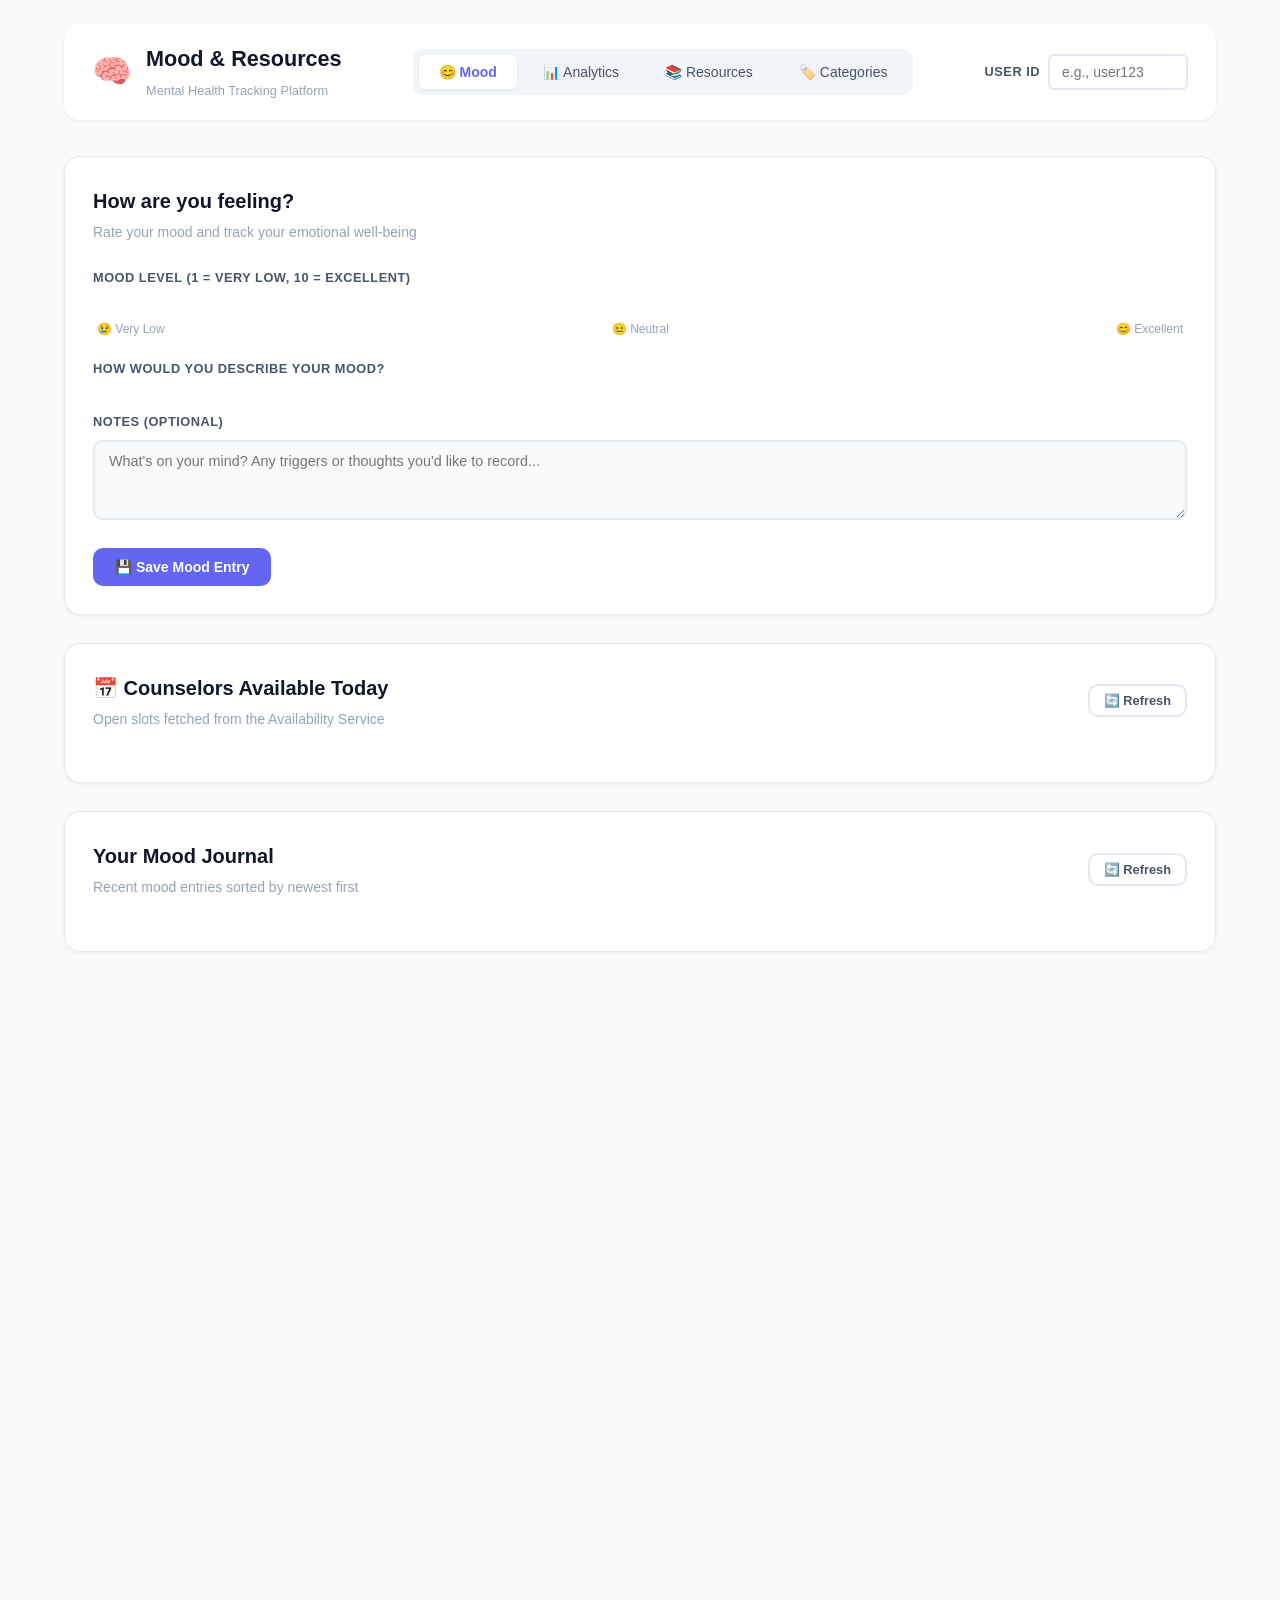
<file: frontend/index.html>
<!DOCTYPE html>
<html lang="en">
<head>
    <meta charset="UTF-8">
    <meta http-equiv="refresh" content="0;url=pages/mood-tracking/index.html">
    <title>Redirecting...</title>
</head>
<body>
    <p>Redirecting to <a href="pages/mood-tracking/index.html">Resources</a>...</p>
</body>
</html>
</file>
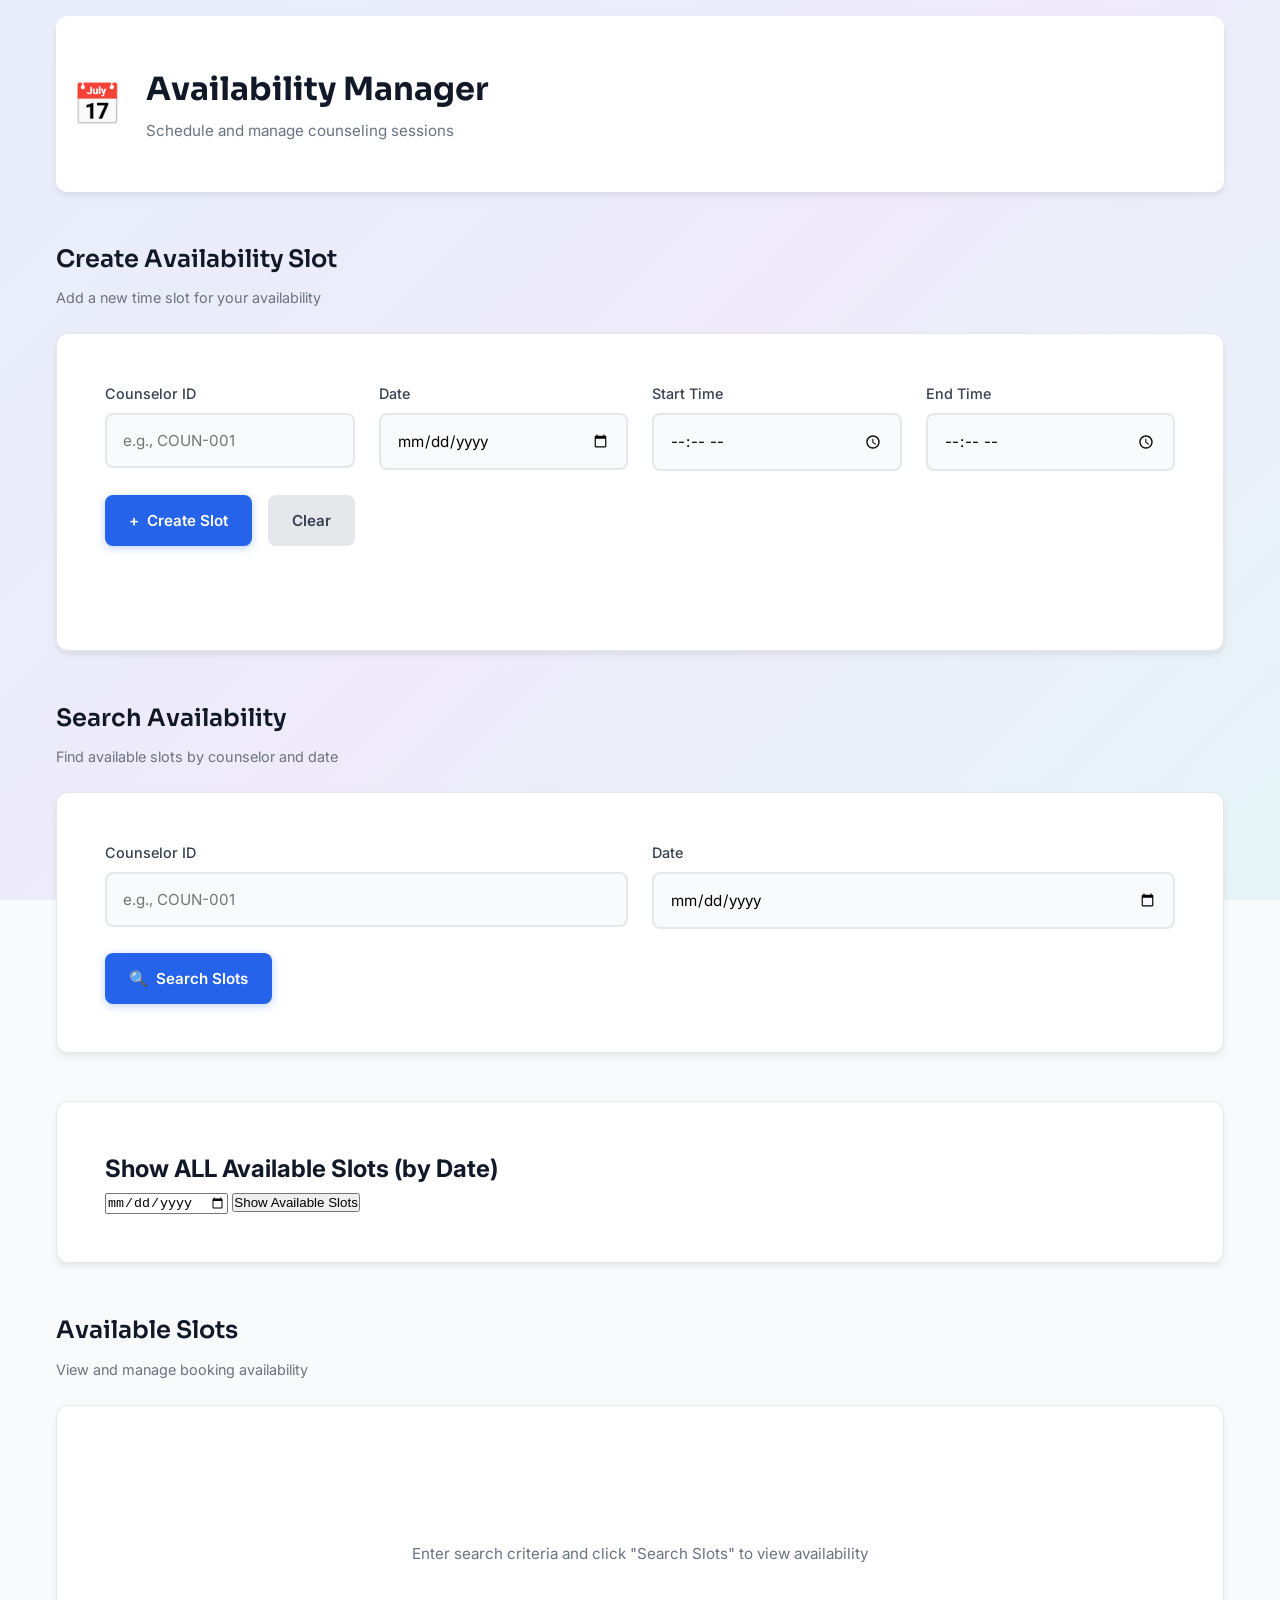
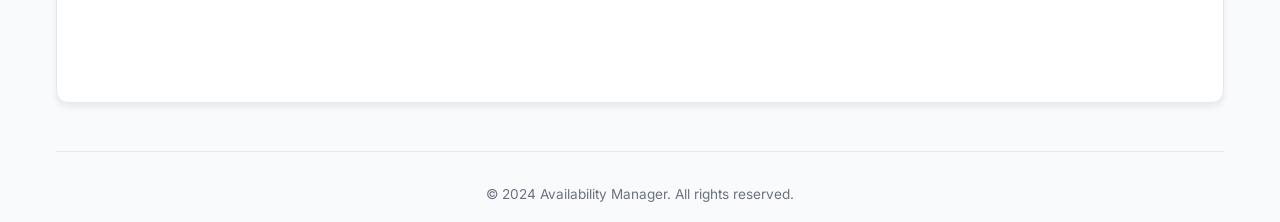
<file: frontend/availability-management-service/index.html>
<!DOCTYPE html>
<html lang="en">
<head>
    <meta charset="UTF-8">
    <meta name="viewport" content="width=device-width, initial-scale=1.0">
    <title>Availability Management | Counselor Scheduling</title>
    <link rel="preconnect" href="https://fonts.googleapis.com">
    <link rel="preconnect" href="https://fonts.gstatic.com" crossorigin>
    <link href="https://fonts.googleapis.com/css2?family=Sora:wght@400;500;600;700&family=Inter:wght@300;400;500;600&display=swap" rel="stylesheet">
    <link rel="stylesheet" href="style.css">
</head>
<body>
<!-- Background gradient decoration -->
<div class="background-gradient"></div>

<div class="container">
    <!-- Header -->
    <header class="header">
        <div class="header-content">
            <div class="logo-section">
                <div class="logo-icon">📅</div>
                <div>
                    <h1>Availability Manager</h1>
                    <p class="subtitle">Schedule and manage counseling sessions</p>
                </div>
            </div>
        </div>
    </header>

    <main class="main-content">
        <!-- Create Slot Section -->
        <section class="section">
            <div class="section-header">
                <h2>Create Availability Slot</h2>
                <p class="section-description">Add a new time slot for your availability</p>
            </div>

            <div class="card create-card">
                <form id="createSlotForm">
                    <div class="form-grid">
                        <div class="form-group">
                            <label for="createCounselorId">Counselor ID</label>
                            <input
                                    type="text"
                                    id="createCounselorId"
                                    placeholder="e.g., COUN-001"
                                    required
                            >
                        </div>

                        <div class="form-group">
                            <label for="createDate">Date</label>
                            <input
                                    type="date"
                                    id="createDate"
                                    required
                            >
                        </div>

                        <div class="form-group">
                            <label for="startTime">Start Time</label>
                            <input
                                    type="time"
                                    id="startTime"
                                    required
                            >
                        </div>

                        <div class="form-group">
                            <label for="endTime">End Time</label>
                            <input
                                    type="time"
                                    id="endTime"
                                    required
                            >
                        </div>
                    </div>

                    <div class="form-actions">
                        <button type="submit" class="btn btn-primary" id="createSubmitBtn">
                            <span class="btn-icon">+</span> Create Slot
                        </button>
                        <button type="reset" class="btn btn-secondary">Clear</button>
                    </div>
                </form>

                <div id="createMessage" class="message"></div>
            </div>
        </section>

        <!-- Search Section -->
        <section class="section">
            <div class="section-header">
                <h2>Search Availability</h2>
                <p class="section-description">Find available slots by counselor and date</p>
            </div>

            <div class="card search-card">
                <form id="searchForm">
                    <div class="form-grid-2">
                        <div class="form-group">
                            <label for="searchCounselorId">Counselor ID</label>
                            <input
                                    type="text"
                                    id="searchCounselorId"
                                    placeholder="e.g., COUN-001"
                                    required
                            >
                        </div>

                        <div class="form-group">
                            <label for="searchDate">Date</label>
                            <input
                                    type="date"
                                    id="searchDate"
                                    required
                            >
                        </div>
                    </div>

                    <button type="submit" class="btn btn-primary" id="searchSubmitBtn">
                        <span class="btn-icon">🔍</span> Search Slots
                    </button>
                </form>
            </div>
        </section>
        <div class="card">
            <h2>Show ALL Available Slots (by Date)</h2>
            <input type="date" id="availableDate">
            <button onclick="fetchAllAvailable()">Show Available Slots</button>
        </div>
        <!-- Results Section -->
        <section class="section">
            <div class="section-header">
                <h2>Available Slots</h2>
                <p class="section-description">View and manage booking availability</p>
            </div>

            <div class="card results-card">
                <div id="noResults" class="no-results">
                    <p>Enter search criteria and click "Search Slots" to view availability</p>
                </div>

                <div id="loadingSpinner" class="loading-spinner hidden">
                    <div class="spinner"></div>
                    <p>Loading slots...</p>
                </div>

                <div id="tableContainer" class="table-container hidden">
                    <table class="slots-table">
                        <thead>
                        <tr>
                            <th>ID</th>
                            <th>Counselor</th>
                            <th>Date</th>
                            <th>Start Time</th>
                            <th>End Time</th>
                            <th>Status</th>
                            <th>Action</th>
                        </tr>
                        </thead>
                        <tbody id="resultsBody">
                        </tbody>
                    </table>
                </div>
            </div>
        </section>
    </main>

    <!-- Footer -->
    <footer class="footer">
        <p>&copy; 2024 Availability Manager. All rights reserved.</p>
    </footer>
</div>

<script src="app.js"></script>
</body>
</html>
</file>
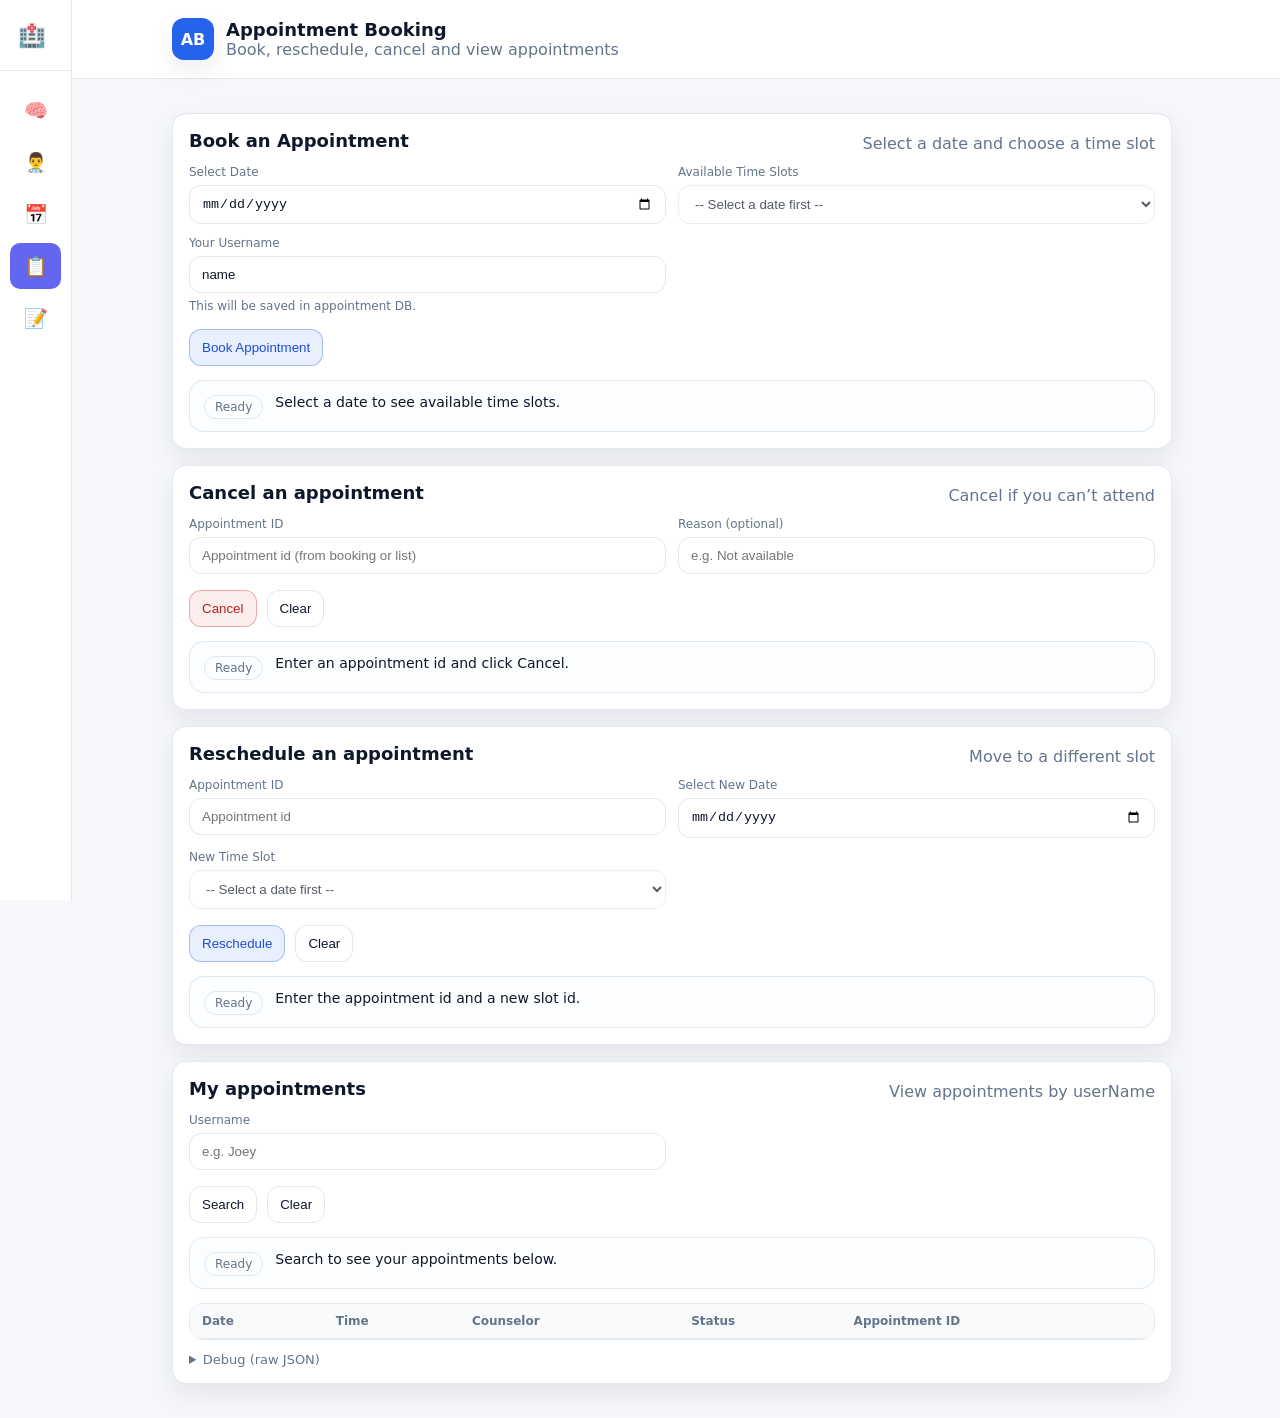
<file: frontend/pages/appointments/index.html>
<!doctype html>
<html lang="en">
<head>
    <meta charset="utf-8" />
    <meta name="viewport" content="width=device-width,initial-scale=1" />
    <title>Appointment Booking</title>
    <link rel="stylesheet" href="../../css/appointments.css" />
    <link rel="stylesheet" href="../../css/sidebar.css" />
</head>

<body>
<header class="topbar">
    <div class="container topbar-inner">
        <div class="brand">
            <div class="logo">AB</div>
            <div>
                <h1>Appointment Booking</h1>
                <p class="muted">Book, reschedule, cancel and view appointments</p>
            </div>
        </div>
    </div>
</header>

<main class="container">
    <div class="notice" id="banner" hidden></div>

    <section class="card">
        <div class="card-head">
            <h2>Book an Appointment</h2>
            <p class="muted">Select a date and choose a time slot</p>
        </div>

        <form id="bookForm" class="grid">
            <div class="field">
                <label for="dateSelect">Select Date</label>
                <input id="dateSelect" type="date" required />
            </div>

            <div class="field">
                <label for="slotSelect">Available Time Slots</label>
                <select id="slotSelect" disabled required>
                    <option value="">-- Select a date first --</option>
                </select>
            </div>

            <div class="field">
                <label for="userName">Your Username</label>
                <input id="userName" type="text" value="name" required />
                <small class="hint">This will be saved in appointment DB.</small>
            </div>

            <div class="actions">
                <button class="btn primary" type="submit">Book Appointment</button>
            </div>
        </form>

        <div class="feedback">
            <div class="status" id="bookStatus">Ready</div>
            <div class="summary" id="bookSummary">Select a date to see available time slots.</div>
        </div>
    </section>

    <section class="card">
        <div class="card-head">
            <h2>Cancel an appointment</h2>
            <p class="muted">Cancel if you can’t attend</p>
        </div>

        <form id="cancelForm" class="grid">
            <div class="field">
                <label for="cancelAppointmentId">Appointment ID</label>
                <input id="cancelAppointmentId" type="text" placeholder="Appointment id (from booking or list)" required />
            </div>

            <div class="field">
                <label for="cancelReason">Reason (optional)</label>
                <input id="cancelReason" type="text" placeholder="e.g. Not available" />
            </div>

            <div class="actions">
                <button class="btn danger" type="submit">Cancel</button>
                <button class="btn" type="button" id="clearCancel">Clear</button>
            </div>
        </form>

        <div class="feedback">
            <div class="status" id="cancelStatus">Ready</div>
            <div class="summary" id="cancelSummary">Enter an appointment id and click Cancel.</div>
        </div>
    </section>

    <section class="card">
        <div class="card-head">
            <h2>Reschedule an appointment</h2>
            <p class="muted">Move to a different slot</p>
        </div>

        <form id="rescheduleForm" class="grid">
            <div class="field">
                <label for="rescheduleAppointmentId">Appointment ID</label>
                <input id="rescheduleAppointmentId" type="text" placeholder="Appointment id" required />
            </div>

            <div class="field">
                <label for="rescheduleDateSelect">Select New Date</label>
                <input id="rescheduleDateSelect" type="date" required />
            </div>

            <div class="field">
                <label for="newAvailabilityId">New Time Slot</label>
                <select id="newAvailabilityId" disabled required>
                    <option value="">-- Select a date first --</option>
                </select>
            </div>

            <div class="actions">
                <button class="btn primary" type="submit">Reschedule</button>
                <button class="btn" type="button" id="clearReschedule">Clear</button>
            </div>
        </form>

        <div class="feedback">
            <div class="status" id="rescheduleStatus">Ready</div>
            <div class="summary" id="rescheduleSummary">Enter the appointment id and a new slot id.</div>
        </div>
    </section>

    <section class="card">
        <div class="card-head">
            <h2>My appointments</h2>
            <p class="muted">View appointments by userName</p>
        </div>

        <form id="getForm" class="grid">
            <div class="field">
                <label for="queryValue">Username</label>
                <input id="queryValue" type="text" placeholder="e.g. Joey" required />
            </div>

            <div class="actions">
                <button class="btn" type="submit">Search</button>
                <button class="btn" type="button" id="clearGet">Clear</button>
            </div>
        </form>

        <div class="feedback">
            <div class="status" id="getStatus">Ready</div>
            <div class="summary" id="getSummary">Search to see your appointments below.</div>
        </div>

        <div class="table-wrap" aria-live="polite">
            <table id="appointmentsTable">
                <thead>
                <tr>
                    <th>Date</th>
                    <th>Time</th>
                    <th>Counselor</th>
                    <th>Status</th>
                    <th>Appointment ID</th>
                </tr>
                </thead>
                <tbody></tbody>
            </table>

            <div class="empty" id="emptyState" hidden>No appointments found.</div>
        </div>

        <details class="debug">
            <summary>Debug (raw JSON)</summary>
            <pre id="debugJson">[]</pre>
        </details>
    </section>

</main>

<script src="../../js/env.js"></script>
<script src="../../js/appointments.js"></script>
<script src="../../js/sidebar.js"></script>
</body>
</html>
</file>
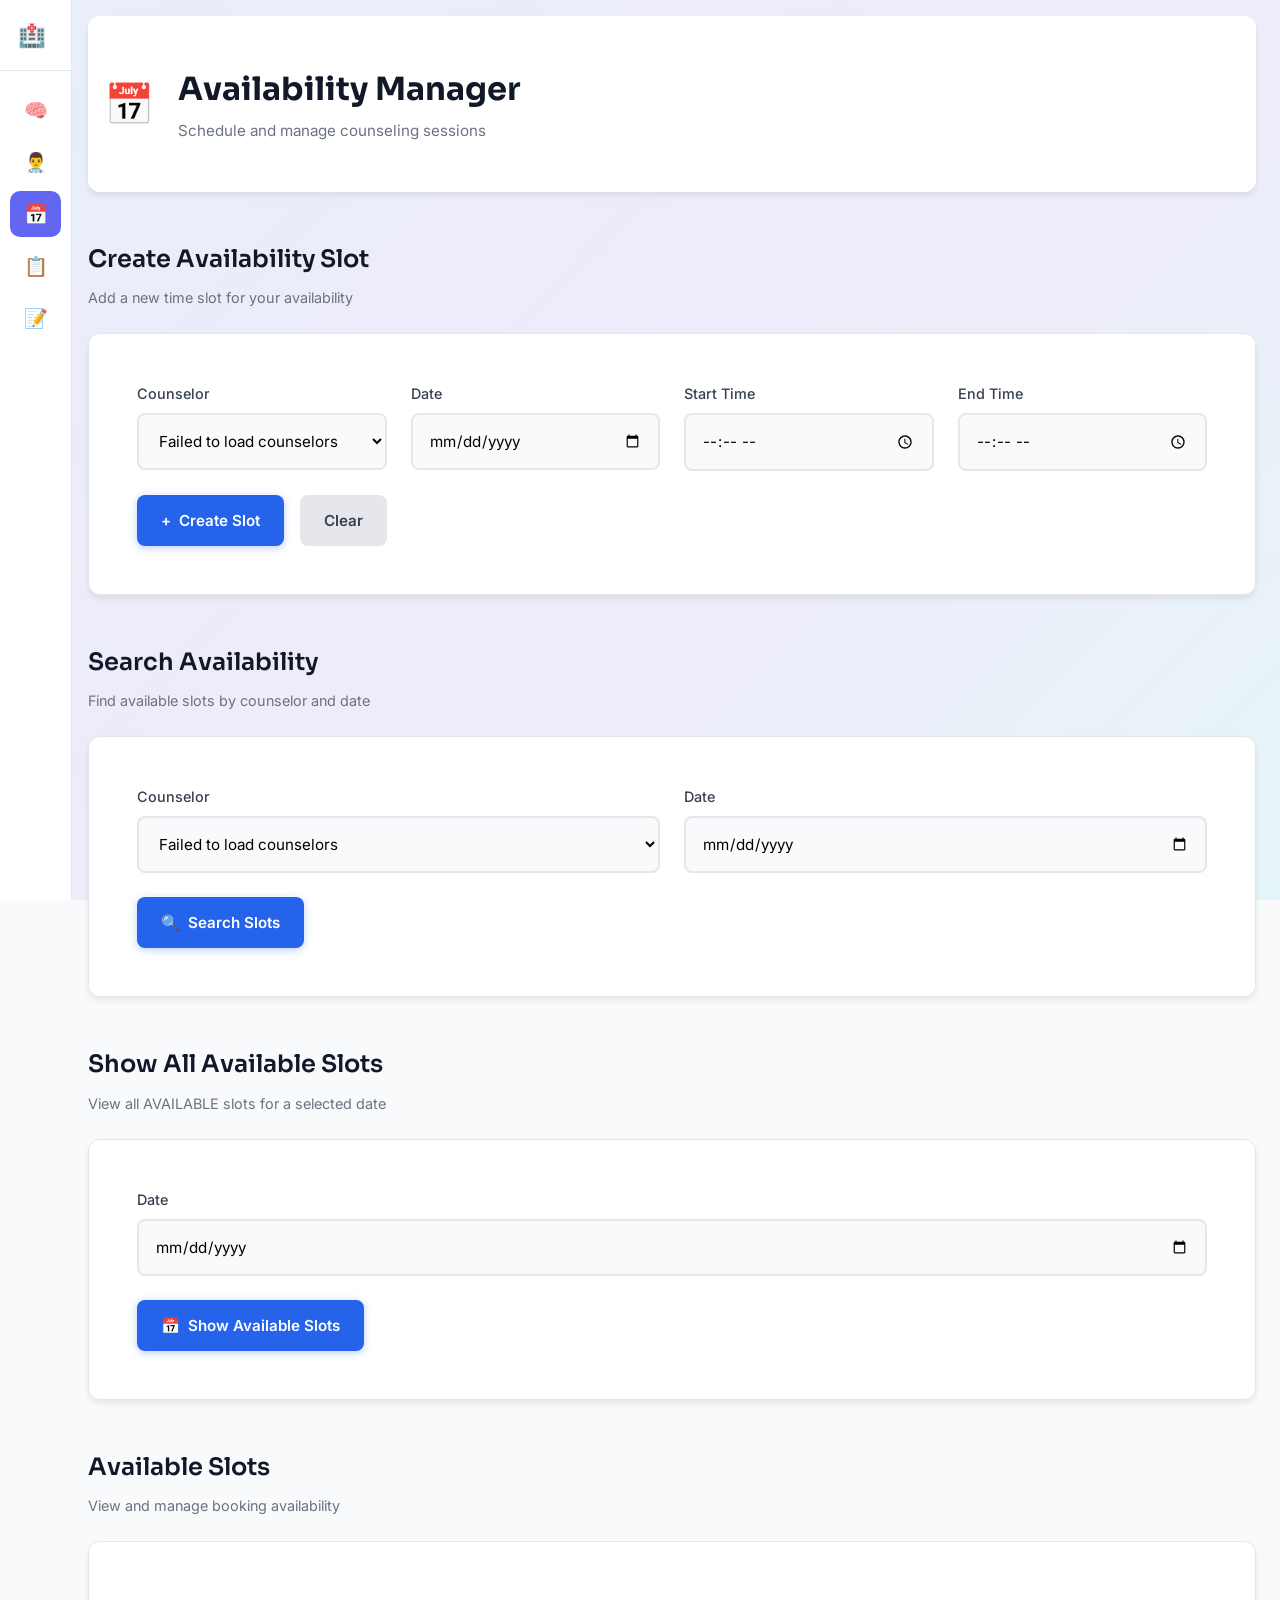
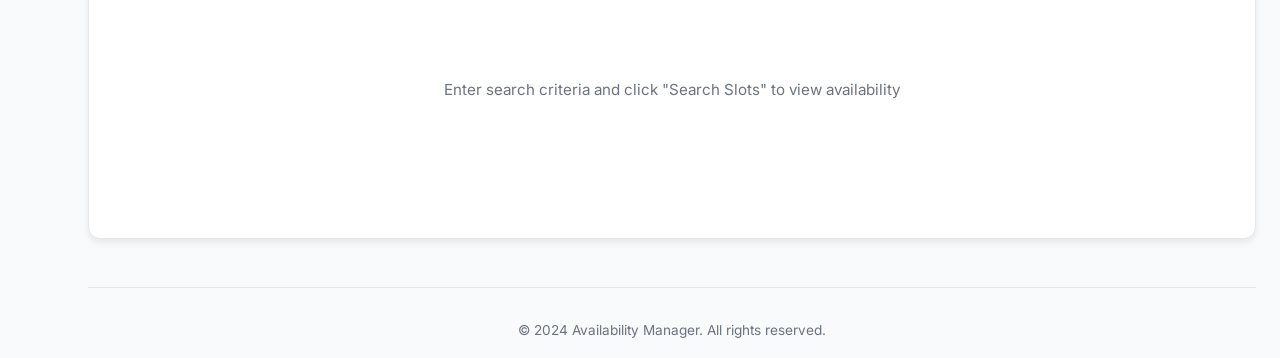
<file: frontend/pages/availability/index.html>
<!DOCTYPE html>
<html lang="en">
<head>
    <meta charset="UTF-8">
    <meta name="viewport" content="width=device-width, initial-scale=1.0">
    <title>Availability Management | Counselor Scheduling</title>

    <link rel="preconnect" href="https://fonts.googleapis.com">
    <link rel="preconnect" href="https://fonts.gstatic.com" crossorigin>
    <link href="https://fonts.googleapis.com/css2?family=Sora:wght@400;500;600;700&family=Inter:wght@300;400;500;600&display=swap" rel="stylesheet">
    <link rel="stylesheet" href="../../css/style.css">
    <link rel="stylesheet" href="../../css/sidebar.css">
</head>
<body>

<div class="background-gradient"></div>

<div class="container">
    <!-- Header -->
    <header class="header">
        <div class="header-content">
            <div class="logo-section">
                <div class="logo-icon">📅</div>
                <div>
                    <h1>Availability Manager</h1>
                    <p class="subtitle">Schedule and manage counseling sessions</p>
                </div>
            </div>
        </div>
    </header>

    <main class="main-content">
        <!-- Create Slot Section -->
        <section class="section">
            <div class="section-header">
                <h2>Create Availability Slot</h2>
                <p class="section-description">Add a new time slot for your availability</p>
            </div>

            <div class="card create-card">
                <form id="createSlotForm">
                    <div class="form-grid">
                        <div class="form-group">
                            <label for="createCounselorId">Counselor</label>
                            <select id="createCounselorId" required>
                                <option value="">Loading counselors...</option>
                            </select>
                        </div>

                        <div class="form-group">
                            <label for="createDate">Date</label>
                            <input type="date" id="createDate" required>
                        </div>

                        <div class="form-group">
                            <label for="startTime">Start Time</label>
                            <input type="time" id="startTime" required>
                        </div>

                        <div class="form-group">
                            <label for="endTime">End Time</label>
                            <input type="time" id="endTime" required>
                        </div>
                    </div>

                    <div class="form-actions">
                        <button type="submit" class="btn btn-primary" id="createSubmitBtn">
                            <span class="btn-icon">+</span> Create Slot
                        </button>
                        <button type="reset" class="btn btn-secondary">Clear</button>
                    </div>
                </form>

                <div id="createMessage" class="message hidden"></div>
            </div>
        </section>

        <!-- Search Section -->
        <section class="section">
            <div class="section-header">
                <h2>Search Availability</h2>
                <p class="section-description">Find available slots by counselor and date</p>
            </div>

            <div class="card search-card">
                <form id="searchForm">
                    <div class="form-grid-2">
                        <div class="form-group">
                            <label for="searchCounselorId">Counselor</label>
                            <select id="searchCounselorId" required>
                                <option value="">Loading counselors...</option>
                            </select>
                        </div>

                        <div class="form-group">
                            <label for="searchDate">Date</label>
                            <input type="date" id="searchDate" required>
                        </div>
                    </div>

                    <button type="submit" class="btn btn-primary" id="searchSubmitBtn">
                        <span class="btn-icon">🔍</span> Search Slots
                    </button>
                </form>
            </div>
        </section>

        <!-- Show All Available Slots -->
        <section class="section">
            <div class="section-header">
                <h2>Show All Available Slots</h2>
                <p class="section-description">View all AVAILABLE slots for a selected date</p>
            </div>

            <div class="card create-card">
                <form id="availableByDateForm">
                    <div class="form-grid-2">
                        <div class="form-group">
                            <label for="availableDate">Date</label>
                            <input type="date" id="availableDate" required>
                        </div>
                    </div>

                    <button type="submit" class="btn btn-primary" id="availableSubmitBtn">
                        <span class="btn-icon">📅</span> Show Available Slots
                    </button>
                </form>

                <div id="availableMessage" class="message hidden"></div>
            </div>
        </section>

        <!-- Results Section -->
        <section class="section">
            <div class="section-header">
                <h2>Available Slots</h2>
                <p class="section-description">View and manage booking availability</p>
            </div>

            <div class="card results-card">
                <div id="noResults" class="no-results">
                    <p>Enter search criteria and click "Search Slots" to view availability</p>
                </div>

                <div id="loadingSpinner" class="loading-spinner hidden">
                    <div class="spinner"></div>
                    <p>Loading slots...</p>
                </div>

                <div id="tableContainer" class="table-container hidden">
                    <table class="slots-table">
                        <thead>
                        <tr>
                            <th>ID</th>
                            <th>Counselor</th>
                            <th>Date</th>
                            <th>Start Time</th>
                            <th>End Time</th>
                            <th>Status</th>
                            <th>Action</th>
                        </tr>
                        </thead>
                        <tbody id="resultsBody"></tbody>
                    </table>
                </div>
            </div>
        </section>
    </main>

    <footer class="footer">
        <p>&copy; 2024 Availability Manager. All rights reserved.</p>
    </footer>
</div>

<script src="../../js/env.js"></script>
<script src="../../js/sidebar.js"></script>
<script src="../../js/app.js"></script>
</body>
</html>
</file>
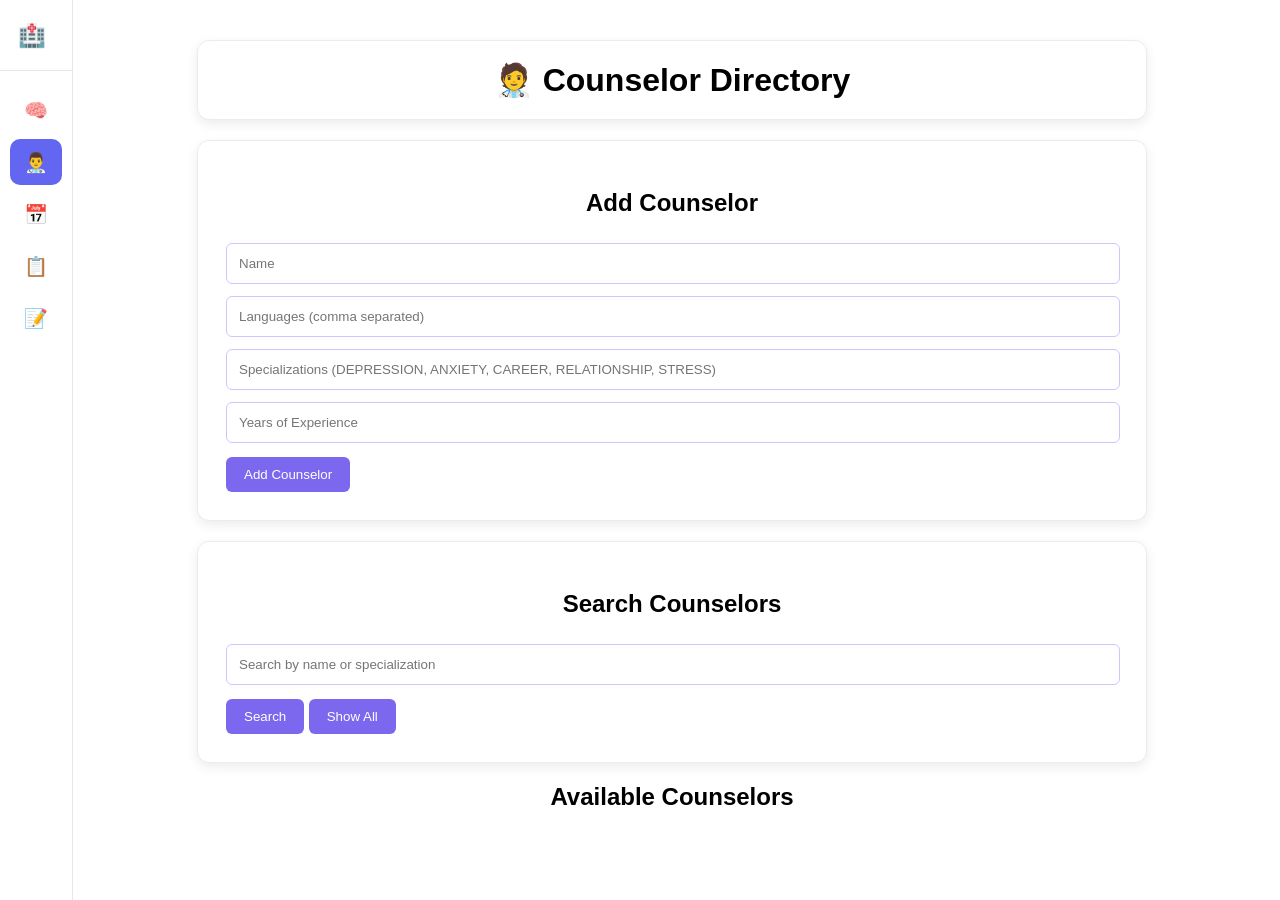
<file: frontend/pages/counselors/index.html>
<!DOCTYPE html>
<html lang="en">
<head>
    <meta charset="UTF-8">
    <meta name="viewport" content="width=device-width, initial-scale=1.0">
    <title>Counselor Directory</title>
    <link rel="stylesheet" href="../../css/counselors.css">
    <link rel="stylesheet" href="../../css/sidebar.css">
</head>
<body>

<div class="container">
    <div class="title-box">
        <h1>🧑‍⚕️ Counselor Directory</h1>
    </div>

    <!-- Add Counselor Form -->
    <div class="form-card">
        <h2>Add Counselor</h2>
        <input type="text" id="name" placeholder="Name">
        <input type="text" id="languages" placeholder="Languages (comma separated)">
        <input type="text" id="specializations" placeholder="Specializations (DEPRESSION, ANXIETY, CAREER, RELATIONSHIP, STRESS)">
        <input type="number" id="experience" placeholder="Years of Experience">
        <button onclick="createCounselor()">Add Counselor</button>
    </div>

    <!-- Search -->
    <div class="search-card">
        <h2>Search Counselors</h2>
        <input type="text" id="search" placeholder="Search by name or specialization">
        <button onclick="searchCounselors()">Search</button>
        <button onclick="loadCounselors()">Show All</button>
    </div>

    <!-- Counselor List -->
    <h2>Available Counselors</h2>
    <div id="counselorList" class="card-container"></div>
</div>

<script src="../../js/env.js"></script>
<script src="../../js/sidebar.js"></script>
<script src="../../js/counselors.js"></script>
</body>
</html>
</file>
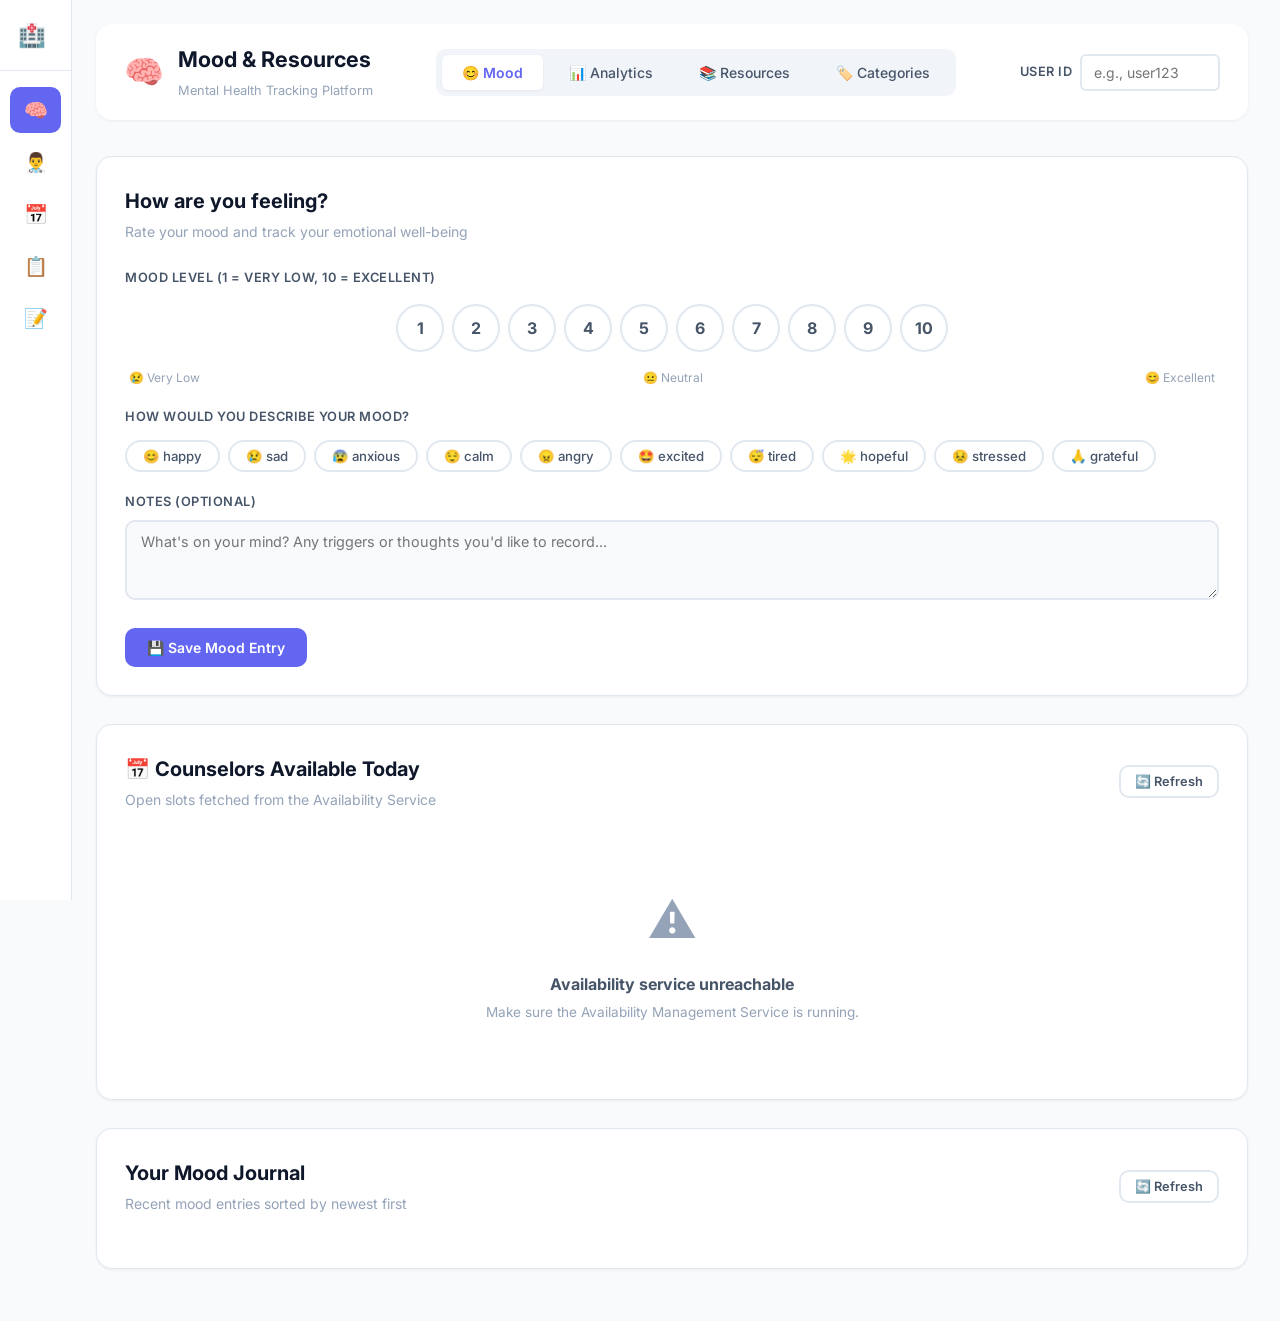
<file: frontend/pages/mood-tracking/index.html>
<!DOCTYPE html>
<html lang="en">
<head>
  <meta charset="UTF-8">
  <meta name="viewport" content="width=device-width, initial-scale=1.0">
  <title>Resources & Mood Tracking | Mental Health Platform</title>
  <link rel="preconnect" href="https://fonts.googleapis.com">
  <link rel="preconnect" href="https://fonts.gstatic.com" crossorigin>
  <link href="https://fonts.googleapis.com/css2?family=Inter:wght@300;400;500;600;700;800&display=swap" rel="stylesheet">
  <link rel="stylesheet" href="../../css/mood-tracking.css">
  <link rel="stylesheet" href="../../css/sidebar.css">
</head>
<body>

<!-- Toast Notifications -->
<div id="toastContainer" class="toast-container"></div>

<div class="app-container">

  <!-- ==================== NAVIGATION ==================== -->
  <nav class="nav-bar">
    <div class="nav-brand">
      <span class="nav-brand-icon">🧠</span>
      <div>
        <h1>Mood & Resources</h1>
        <span class="nav-subtitle">Mental Health Tracking Platform</span>
      </div>
    </div>

    <div class="nav-tabs">
      <button class="nav-tab active" data-tab="mood">😊 Mood</button>
      <button class="nav-tab" data-tab="analytics">📊 Analytics</button>
      <button class="nav-tab" data-tab="resources">📚 Resources</button>
      <button class="nav-tab" data-tab="categories">🏷️ Categories</button>
    </div>

    <div class="user-id-input">
      <label for="userId">User ID</label>
      <input type="text" id="userId" placeholder="e.g., user123">
    </div>
  </nav>

  <!-- ==================== MOOD TRACKING TAB ==================== -->
  <div id="tab-mood" class="tab-content active">

    <!-- Log Mood Entry -->
    <div class="panel">
      <div class="panel-header">
        <div>
          <h2 id="moodFormTitle">How are you feeling?</h2>
          <p>Rate your mood and track your emotional well-being</p>
        </div>
      </div>

      <form id="moodEntryForm">
        <!-- Mood Level Selector -->
        <div class="form-group">
          <label>Mood Level (1 = Very Low, 10 = Excellent)</label>
          <div id="moodSelector" class="mood-selector"></div>
          <div class="mood-labels">
            <span>😢 Very Low</span>
            <span>😐 Neutral</span>
            <span>😊 Excellent</span>
          </div>
        </div>

        <!-- Mood Category -->
        <div class="form-group">
          <label>How would you describe your mood?</label>
          <div id="categoryPills" class="category-pills"></div>
        </div>

        <!-- Notes -->
        <div class="form-group">
          <label for="moodNotes">Notes (optional)</label>
          <textarea id="moodNotes" placeholder="What's on your mind? Any triggers or thoughts you'd like to record..."></textarea>
        </div>

        <div class="btn-group">
          <button type="submit" class="btn btn-primary" id="moodSubmitBtn">💾 Save Mood Entry</button>
          <button type="button" class="btn btn-outline hidden" id="cancelEditBtn" onclick="cancelEdit()">Cancel Edit</button>
        </div>
      </form>
    </div>

    <!-- Counselors Available Today (fetched from Availability Service) -->
    <div class="panel">
      <div class="panel-header">
        <div>
          <h2>📅 Counselors Available Today</h2>
          <p>Open slots fetched from the Availability Service</p>
        </div>
        <button class="btn btn-sm btn-outline" id="refreshAvailabilityBtn">🔄 Refresh</button>
      </div>

      <div id="todaySlotsLoading" class="loading-state hidden">
        <div class="spinner"></div>
        <p>Checking availability...</p>
      </div>

      <div id="todaySlotsEmpty" class="empty-state hidden">
        <div class="empty-icon">📅</div>
        <h3>No slots available today</h3>
        <p>No counselors have open slots right now. Check back later.</p>
      </div>

      <div id="todaySlotsList"></div>
    </div>

    <!-- Mood Entries List -->
    <div class="panel">
      <div class="panel-header">
        <div>
          <h2>Your Mood Journal</h2>
          <p>Recent mood entries sorted by newest first</p>
        </div>
        <button class="btn btn-sm btn-outline" onclick="loadMoodEntries()">🔄 Refresh</button>
      </div>

      <div id="moodEntriesLoading" class="loading-state hidden">
        <div class="spinner"></div>
        <p>Loading your entries...</p>
      </div>

      <div id="moodEntriesEmpty" class="empty-state hidden">
        <div class="empty-icon">📝</div>
        <h3>No mood entries yet</h3>
        <p>Start tracking your mood by logging your first entry above!</p>
      </div>

      <div id="moodEntriesList" class="entries-grid"></div>
    </div>
  </div>

  <!-- ==================== ANALYTICS TAB ==================== -->
  <div id="tab-analytics" class="tab-content">

    <!-- Statistics -->
    <div class="panel">
      <div class="panel-header">
        <div>
          <h2>Mood Statistics</h2>
          <p>Overview of your mood data</p>
        </div>
        <div class="btn-group" style="align-items:center;">
          <select id="analyticsDateRange" class="filter-select">
            <option value="7d">Last 7 Days</option>
            <option value="30d" selected>Last 30 Days</option>
            <option value="90d">Last 90 Days</option>
            <option value="1y">Last Year</option>
          </select>
        </div>
      </div>

      <div id="statsGrid" class="stats-grid">
        <div class="empty-state"><p>Enter your User ID and data will load automatically.</p></div>
      </div>

      <div id="moodDistribution" class="mood-distribution"></div>
    </div>

    <!-- Generate Summaries -->
    <div class="panel">
      <div class="panel-header">
        <div>
          <h2>Generate Summaries</h2>
          <p>Create aggregated mood reports</p>
        </div>
        <div class="btn-group">
          <button class="btn btn-sm btn-primary" id="generateDailyBtn">📅 Daily</button>
          <button class="btn btn-sm btn-primary" id="generateWeeklyBtn">📆 Weekly</button>
          <button class="btn btn-sm btn-primary" id="generateMonthlyBtn">🗓️ Monthly</button>
        </div>
      </div>

      <div id="summariesList">
        <div class="empty-state"><p>No summaries generated yet.</p></div>
      </div>
    </div>
  </div>

  <!-- ==================== RESOURCES TAB ==================== -->
  <div id="tab-resources" class="tab-content">
    <div class="panel">
      <div class="panel-header">
        <div>
          <h2>Mental Health Resources</h2>
          <p>Browse articles, exercises, techniques and crisis information</p>
        </div>
        <button class="btn btn-primary" id="addResourceBtn">+ Add Resource</button>
      </div>

      <!-- Search & Filter -->
      <div class="filter-bar">
        <input type="text" id="resourceSearchInput" class="search-input" placeholder="Search resources...">
        <select id="resourceCategoryFilter" class="filter-select">
          <option value="">All Categories</option>
        </select>
        <select id="resourceTypeFilter" class="filter-select">
          <option value="">All Types</option>
          <option value="ARTICLE">Article</option>
          <option value="EXERCISE">Exercise</option>
          <option value="TECHNIQUE">Technique</option>
          <option value="CRISIS_INFO">Crisis Info</option>
        </select>
        <select id="resourceDifficultyFilter" class="filter-select">
          <option value="">All Difficulties</option>
          <option value="EASY">Easy</option>
          <option value="MEDIUM">Medium</option>
          <option value="HARD">Hard</option>
        </select>
      </div>

      <div id="resourcesLoading" class="loading-state hidden">
        <div class="spinner"></div>
        <p>Loading resources...</p>
      </div>

      <div id="resourcesEmpty" class="empty-state hidden">
        <div class="empty-icon">📚</div>
        <h3>No resources found</h3>
        <p>Add your first resource or adjust your filters.</p>
      </div>

      <div id="resourcesList"></div>
    </div>
  </div>

  <!-- ==================== CATEGORIES TAB ==================== -->
  <div id="tab-categories" class="tab-content">
    <div class="panel">
      <div class="panel-header">
        <div>
          <h2>Resource Categories</h2>
          <p>Organize resources into meaningful groups</p>
        </div>
        <button class="btn btn-primary" id="addCategoryBtn">+ Add Category</button>
      </div>

      <div id="categoriesLoading" class="loading-state hidden">
        <div class="spinner"></div>
        <p>Loading categories...</p>
      </div>

      <div id="categoriesEmpty" class="empty-state hidden">
        <div class="empty-icon">🏷️</div>
        <h3>No categories yet</h3>
        <p>Create your first resource category to organize your library.</p>
      </div>

      <div id="categoriesList"></div>
    </div>
  </div>

</div>

<!-- ==================== RESOURCE CREATE/EDIT MODAL ==================== -->
<div id="resourceModal" class="modal-overlay">
  <div class="modal">
    <div class="modal-header">
      <h2 id="resourceModalTitle">Add New Resource</h2>
      <button class="modal-close" id="closeResourceModal">&times;</button>
    </div>
    <form id="resourceForm">
      <div class="form-group">
        <label for="resTitle">Title *</label>
        <input type="text" id="resTitle" required placeholder="e.g., Deep Breathing Technique">
      </div>

      <div class="form-group">
        <label for="resDescription">Description *</label>
        <textarea id="resDescription" required placeholder="Brief summary of this resource"></textarea>
      </div>

      <div class="form-group">
        <label for="resContent">Full Content</label>
        <textarea id="resContent" placeholder="Detailed content of the resource..." style="min-height:120px;"></textarea>
      </div>

      <div class="form-row">
        <div class="form-group">
          <label for="resCategory">Category *</label>
          <select id="resCategory" required class="filter-select">
            <option value="">Select category</option>
          </select>
        </div>
        <div class="form-group">
          <label for="resType">Type</label>
          <select id="resType">
            <option value="">Select type</option>
            <option value="ARTICLE">Article</option>
            <option value="EXERCISE">Exercise</option>
            <option value="TECHNIQUE">Technique</option>
            <option value="CRISIS_INFO">Crisis Info</option>
          </select>
        </div>
      </div>

      <div class="form-row">
        <div class="form-group">
          <label for="resDifficulty">Difficulty</label>
          <select id="resDifficulty">
            <option value="">Select difficulty</option>
            <option value="EASY">Easy</option>
            <option value="MEDIUM">Medium</option>
            <option value="HARD">Hard</option>
          </select>
        </div>
        <div class="form-group">
          <label for="resDuration">Duration (minutes)</label>
          <input type="number" id="resDuration" placeholder="e.g., 15" min="1">
        </div>
      </div>

      <div class="form-row">
        <div class="form-group">
          <label for="resAuthor">Author</label>
          <input type="text" id="resAuthor" placeholder="e.g., Dr. Smith">
        </div>
        <div class="form-group">
          <label for="resSourceUrl">Source URL</label>
          <input type="url" id="resSourceUrl" placeholder="https://example.com/article">
        </div>
      </div>

      <div class="form-group">
        <label for="resTags">Tags (comma-separated)</label>
        <input type="text" id="resTags" placeholder="e.g., meditation, anxiety, breathing">
      </div>

      <div class="form-group">
        <label for="resMoodLevels">Recommended Mood Levels (comma-separated, 1-10)</label>
        <input type="text" id="resMoodLevels" placeholder="e.g., 1, 2, 3, 4, 5">
      </div>

      <div class="btn-group" style="justify-content:flex-end;margin-top:20px;">
        <button type="button" class="btn btn-outline" id="cancelResourceBtn">Cancel</button>
        <button type="submit" class="btn btn-primary" id="resourceSubmitBtn">Create Resource</button>
      </div>
    </form>
  </div>
</div>

<!-- ==================== RESOURCE VIEW MODAL ==================== -->
<div id="resourceViewModal" class="modal-overlay" onclick="if(event.target===this)this.classList.remove('open')">
  <div class="modal" style="max-width:640px;">
    <div class="modal-header">
      <h2>Resource Details</h2>
      <button class="modal-close" onclick="document.getElementById('resourceViewModal').classList.remove('open')">&times;</button>
    </div>
    <div id="resourceViewContent"></div>
  </div>
</div>

<!-- ==================== CATEGORY CREATE/EDIT MODAL ==================== -->
<div id="categoryModal" class="modal-overlay">
  <div class="modal">
    <div class="modal-header">
      <h2 id="categoryModalTitle">Add New Category</h2>
      <button class="modal-close" id="closeCategoryModal">&times;</button>
    </div>
    <form id="categoryForm">
      <div class="form-group">
        <label for="catName">Category Name *</label>
        <input type="text" id="catName" required placeholder="e.g., Relaxation Techniques">
      </div>

      <div class="form-group">
        <label for="catDescription">Description</label>
        <textarea id="catDescription" placeholder="What types of resources belong in this category?"></textarea>
      </div>

      <div class="form-row">
        <div class="form-group">
          <label for="catIcon">Icon (emoji)</label>
          <input type="text" id="catIcon" placeholder="e.g., 🧘">
        </div>
        <div class="form-group">
          <label for="catColor">Color</label>
          <input type="color" id="catColor" value="#6366f1">
        </div>
      </div>

      <div class="form-group">
        <label for="catDisplayOrder">Display Order</label>
        <input type="number" id="catDisplayOrder" placeholder="e.g., 1" min="0">
      </div>

      <div class="form-group">
        <label for="catTags">Tags (comma-separated)</label>
        <input type="text" id="catTags" placeholder="e.g., relaxation, breathing, wellness">
      </div>

      <div class="btn-group" style="justify-content:flex-end;margin-top:20px;">
        <button type="button" class="btn btn-outline" id="cancelCategoryBtn">Cancel</button>
        <button type="submit" class="btn btn-primary" id="categorySubmitBtn">Create Category</button>
      </div>
    </form>
  </div>
</div>

<!-- Scripts -->
<script src="../../js/env.js"></script>
<script src="../../js/sidebar.js"></script>
<script src="../../js/mood-tracking-config.js"></script>
<script src="../../js/mood-tracking.js"></script>
</body>
</html>
</file>
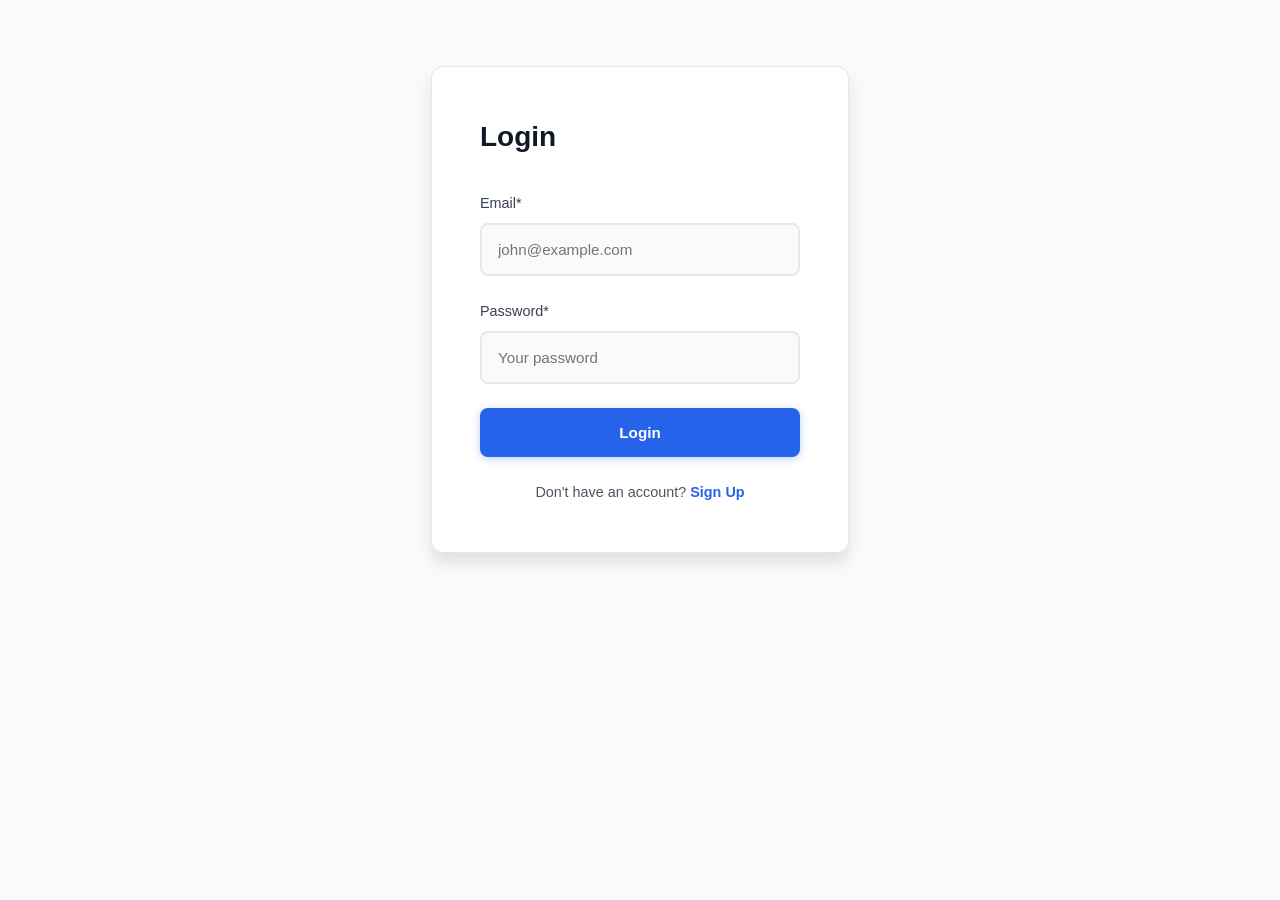
<file: frontend/pages/authentication/signin.html>
<!DOCTYPE html>
<html lang="en">
<head>
  <meta charset="UTF-8">
  <meta name="viewport" content="width=device-width, initial-scale=1.0">
  <title>Login - Mental Health Platform</title>
  <link rel="stylesheet" href="../../css/rec-auth-styles.css">
</head>
<body>
  <div class="auth-container">
    <div class="auth-box">
      <h1>Login</h1>
      
      <div id="alert" class="hidden"></div>
      
      <form id="loginForm">
        <div class="form-group">
          <label>Email*</label>
          <input type="email" id="email" required placeholder="john@example.com">
        </div>
        
        <div class="form-group">
          <label>Password*</label>
          <input type="password" id="password" required placeholder="Your password">
        </div>
        
        <button type="submit" class="btn btn-primary btn-block">Login</button>
      </form>
      
      <div class="auth-link">
        Don't have an account? <a href="signup.html">Sign Up</a>
      </div>
    </div>
  </div>
  
  <script src="../../js/env.js"></script>
  <script src="../../js/auth.js"></script>
  <script>
    document.getElementById('loginForm').addEventListener('submit', async (e) => {
      e.preventDefault();
      
      const data = {
        email: document.getElementById('email').value,
        password: document.getElementById('password').value
      };
      
      await login(data);
    });
  </script>
</body>
</html>
</file>
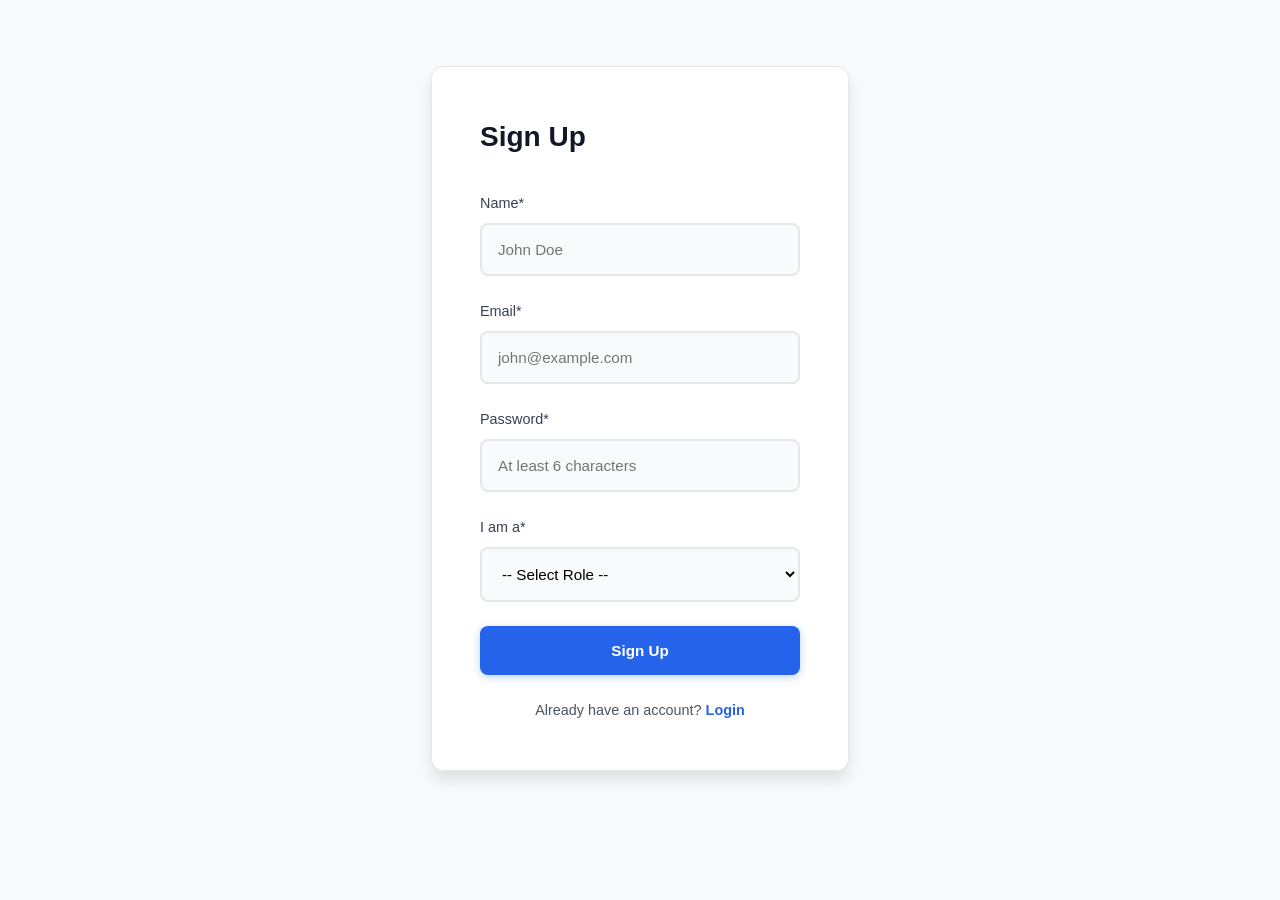
<file: frontend/pages/authentication/signup.html>
<!DOCTYPE html>
<html lang="en">
<head>
  <meta charset="UTF-8">
  <meta name="viewport" content="width=device-width, initial-scale=1.0">
  <title>Sign Up - Mental Health Platform</title>
  <link rel="stylesheet" href="../../css/rec-auth-styles.css">
</head>
<body>
  <div class="auth-container">
    <div class="auth-box">
      <h1>Sign Up</h1>
      
      <div id="alert" class="hidden"></div>
      
      <form id="signupForm">
        <div class="form-group">
          <label>Name*</label>
          <input type="text" id="name" required placeholder="John Doe">
        </div>
        
        <div class="form-group">
          <label>Email*</label>
          <input type="email" id="email" required placeholder="john@example.com">
        </div>
        
        <div class="form-group">
          <label>Password*</label>
          <input type="password" id="password" required placeholder="At least 6 characters">
        </div>
        
        <div class="form-group">
          <label>I am a*</label>
          <select id="role" required>
            <option value="">-- Select Role --</option>
            <option value="COUNSELOR">Counselor</option>
            <option value="PATIENT">Patient</option>
          </select>
        </div>
        
        <button type="submit" class="btn btn-primary btn-block">Sign Up</button>
      </form>
      
      <div class="auth-link">
        Already have an account? <a href="signin.html">Login</a>
      </div>
    </div>
  </div>
  
  <script src="../../js/env.js"></script>
  <script src="../../js/auth.js"></script>
  <script>
    document.getElementById('signupForm').addEventListener('submit', async (e) => {
      e.preventDefault();
      
      const data = {
        name: document.getElementById('name').value,
        email: document.getElementById('email').value,
        password: document.getElementById('password').value,
        role: document.getElementById('role').value
      };
      
      await signup(data);
    });
  </script>
</body>
</html>
</file>
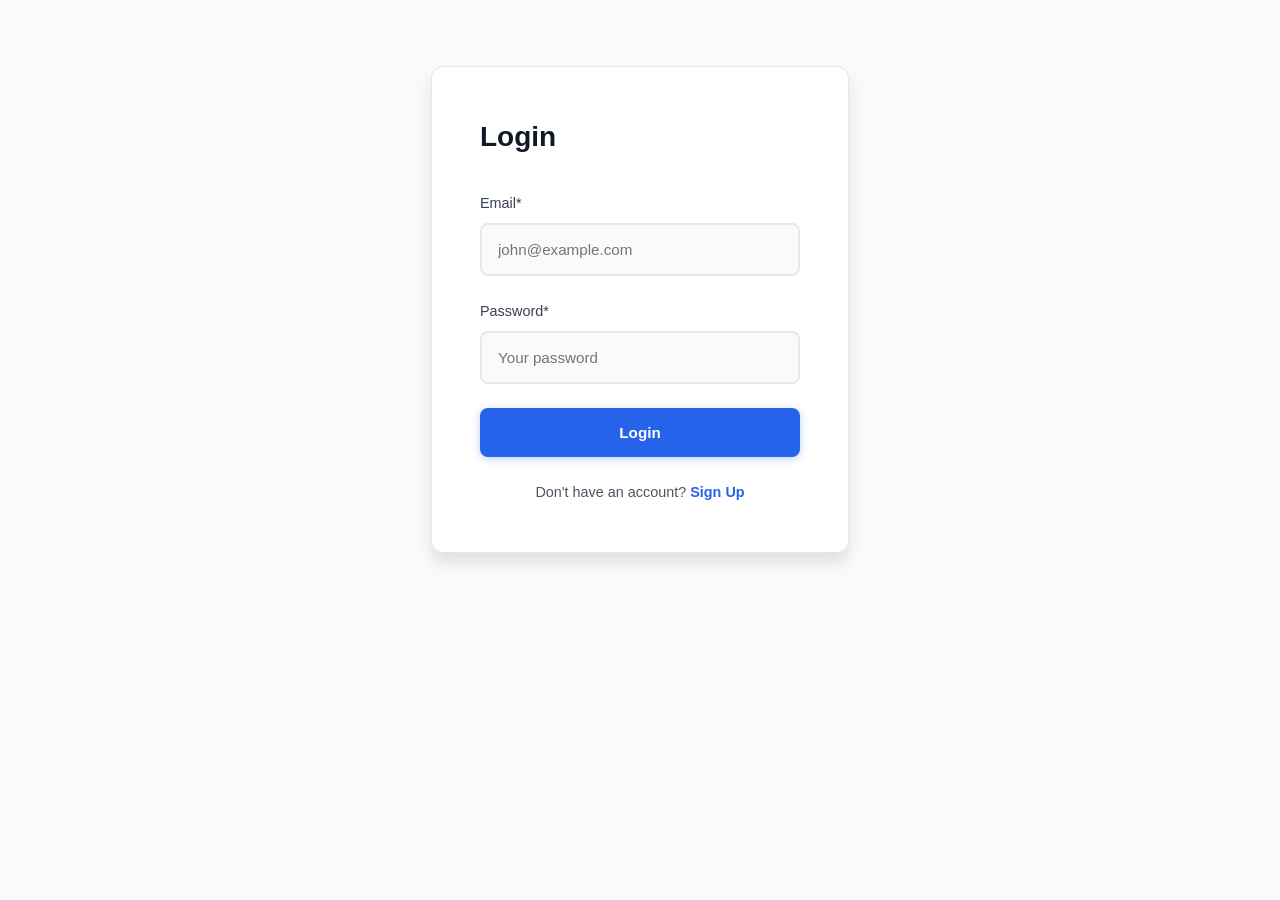
<file: frontend/pages/recovery-plans/counselor.html>
<!DOCTYPE html>
<html lang="en">
<head>
  <meta charset="UTF-8">
  <meta name="viewport" content="width=device-width, initial-scale=1.0">
  <title>Counselor - Recovery Plans</title>
  <link rel="stylesheet" href="../../css/rec-auth-styles.css">
  <link rel="stylesheet" href="../../css/sidebar.css">
</head>
<body>
  <div class="background-gradient"></div>
  
  <div class="container">
    <div class="header">
      <div class="header-content">
        <div>
          <h1>Recovery Plans Management</h1>
          <p class="subtitle">Create and manage recovery plans for your patients</p>
        </div>
        <div class="user-info">
          <strong id="userName"></strong>
          <span id="userEmail"></span>
          <br>
          <button onclick="logout()" class="btn btn-danger btn-small" style="margin-top: 8px;">Logout</button>
        </div>
      </div>
    </div>

    <div id="alert" class="hidden"></div>

    <div class="card">
      <h2>Create New Recovery Plan</h2>
      <form id="createPlanForm">
        <div class="form-group">
          <label>Patient Email*</label>
          <input type="email" id="patientEmail" required placeholder="patient@example.com">
        </div>

        <div class="form-group">
          <label>Plan Title*</label>
          <input type="text" id="planTitle" required placeholder="3-Month Anxiety Management Plan">
        </div>

        <div class="form-group">
          <label>Description</label>
          <textarea id="planDesc" placeholder="Describe the goals and approach for this recovery plan..."></textarea>
        </div>

        <button type="submit" class="btn btn-primary btn-block">Create Recovery Plan</button>
      </form>
    </div>

    <div class="card">
      <h2>Your Recovery Plans</h2>
      <div id="loadingPlans" class="loading hidden">Loading plans...</div>
      <div id="emptyPlans" class="empty-state hidden">No recovery plans yet. Create your first plan above!</div>
      <div id="plansContainer"></div>
    </div>
  </div>

  <script src="../../js/env.js"></script>
  <script src="../../js/sidebar.js"></script>
  <script src="../../js/auth.js"></script>
  <script src="../../js/counselor.js"></script>
</body>
</html>
</file>
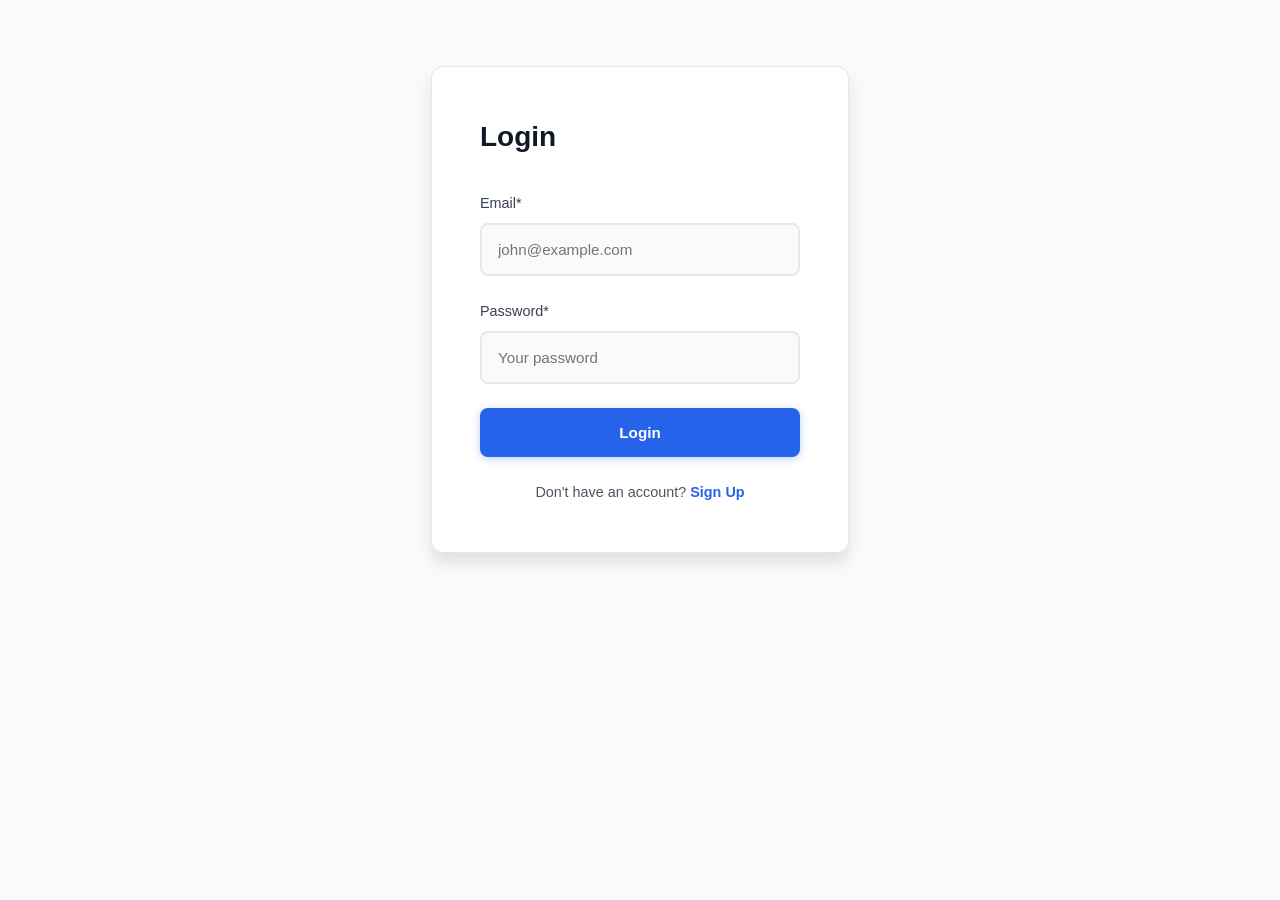
<file: frontend/pages/recovery-plans/patient.html>
<!DOCTYPE html>
<html lang="en">
<head>
  <meta charset="UTF-8">
  <meta name="viewport" content="width=device-width, initial-scale=1.0">
  <title>Patient - My Recovery Plans</title>
  <link rel="stylesheet" href="../../css/rec-auth-styles.css">
  <link rel="stylesheet" href="../../css/sidebar.css">
</head>
<body>
  <div class="background-gradient"></div>
  
  <div class="container">
    <div class="header">
      <div class="header-content">
        <div>
          <h1>My Recovery Plans</h1>
          <p class="subtitle">View your recovery plans and complete tasks</p>
        </div>
        <div class="user-info">
          <strong id="userName"></strong>
          <span id="userEmail"></span>
          <br>
          <button onclick="logout()" class="btn btn-danger btn-small" style="margin-top: 8px;">Logout</button>
        </div>
      </div>
    </div>

    <div id="alert" class="hidden"></div>

    <div class="card">
      <h2>My Active Recovery Plans</h2>
      <div id="loadingPlans" class="loading hidden">Loading plans...</div>
      <div id="emptyPlans" class="empty-state hidden">
        No recovery plans assigned yet. Your counselor will create a plan for you.
      </div>
      <div id="plansContainer"></div>
    </div>
  </div>

  <script src="../../js/env.js"></script>
  <script src="../../js/sidebar.js"></script>
  <script src="../../js/auth.js"></script>
  <script src="../../js/patient.js"></script>
</body>
</html>
</file>
<file: frontend/availability-management-service/style.css>
/* ============================================
   VARIABLES & GLOBAL STYLES
   ============================================ */

:root {
    /* Colors */
    --primary: #2563eb;
    --primary-dark: #1d4ed8;
    --primary-light: #3b82f6;
    --success: #10b981;
    --danger: #ef4444;
    --warning: #f59e0b;
    --neutral-900: #111827;
    --neutral-800: #1f2937;
    --neutral-700: #374151;
    --neutral-600: #4b5563;
    --neutral-500: #6b7280;
    --neutral-400: #9ca3af;
    --neutral-300: #d1d5db;
    --neutral-200: #e5e7eb;
    --neutral-100: #f3f4f6;
    --neutral-50: #f9fafb;

    /* Typography */
    --font-display: 'Sora', sans-serif;
    --font-body: 'Inter', sans-serif;

    /* Spacing */
    --spacing-xs: 0.25rem;
    --spacing-sm: 0.5rem;
    --spacing-md: 1rem;
    --spacing-lg: 1.5rem;
    --spacing-xl: 2rem;
    --spacing-2xl: 3rem;

    /* Shadows */
    --shadow-sm: 0 1px 2px rgba(0, 0, 0, 0.05);
    --shadow-md: 0 4px 6px rgba(0, 0, 0, 0.07);
    --shadow-lg: 0 10px 15px rgba(0, 0, 0, 0.1);
    --shadow-xl: 0 20px 25px rgba(0, 0, 0, 0.12);

    /* Transitions */
    --transition-fast: 150ms ease-in-out;
    --transition-base: 200ms ease-in-out;
    --transition-slow: 300ms ease-in-out;
}

* {
    margin: 0;
    padding: 0;
    box-sizing: border-box;
}

html {
    scroll-behavior: smooth;
}

body {
    font-family: var(--font-body);
    background-color: var(--neutral-50);
    color: var(--neutral-900);
    line-height: 1.6;
    overflow-x: hidden;
}

/* ============================================
   BACKGROUND DECORATION
   ============================================ */

.background-gradient {
    position: fixed;
    top: 0;
    left: 0;
    right: 0;
    bottom: 0;
    background: linear-gradient(135deg, #2563eb 0%, #7c3aed 50%, #06b6d4 100%);
    opacity: 0.08;
    pointer-events: none;
    z-index: -1;
}

/* ============================================
   CONTAINER & LAYOUT
   ============================================ */

.container {
    max-width: 1200px;
    margin: 0 auto;
    padding: var(--spacing-md);
}

@media (max-width: 768px) {
    .container {
        padding: var(--spacing-md);
    }
}

/* ============================================
   HEADER
   ============================================ */

.header {
    background: white;
    padding: var(--spacing-2xl) var(--spacing-md);
    margin-bottom: var(--spacing-2xl);
    border-radius: 12px;
    box-shadow: var(--shadow-md);
    animation: slideDown 0.6s ease-out;
}

@keyframes slideDown {
    from {
        opacity: 0;
        transform: translateY(-20px);
    }
    to {
        opacity: 1;
        transform: translateY(0);
    }
}

.header-content {
    display: flex;
    align-items: center;
    justify-content: space-between;
}

.logo-section {
    display: flex;
    align-items: center;
    gap: var(--spacing-lg);
}

.logo-icon {
    font-size: 2.5rem;
    animation: bounce 0.6s ease-out;
}

@keyframes bounce {
    0%, 100% { transform: translateY(0); }
    50% { transform: translateY(-10px); }
}

.header h1 {
    font-family: var(--font-display);
    font-size: 2rem;
    font-weight: 700;
    color: var(--neutral-900);
    margin: 0;
}

.subtitle {
    font-size: 0.95rem;
    color: var(--neutral-500);
    margin-top: var(--spacing-xs);
    font-weight: 400;
}

@media (max-width: 768px) {
    .header {
        padding: var(--spacing-xl) var(--spacing-md);
        margin-bottom: var(--spacing-xl);
    }

    .header h1 {
        font-size: 1.5rem;
    }

    .logo-section {
        flex-direction: column;
        text-align: center;
        gap: var(--spacing-md);
    }
}

/* ============================================
   MAIN CONTENT
   ============================================ */

.main-content {
    display: flex;
    flex-direction: column;
    gap: var(--spacing-2xl);
    animation: fadeIn 0.8s ease-out;
}

@keyframes fadeIn {
    from {
        opacity: 0;
        transform: translateY(20px);
    }
    to {
        opacity: 1;
        transform: translateY(0);
    }
}

/* ============================================
   SECTIONS
   ============================================ */

.section {
    animation: slideUp 0.6s ease-out;
    animation-fill-mode: both;
}

.section:nth-child(2) { animation-delay: 0.1s; }
.section:nth-child(3) { animation-delay: 0.2s; }

@keyframes slideUp {
    from {
        opacity: 0;
        transform: translateY(20px);
    }
    to {
        opacity: 1;
        transform: translateY(0);
    }
}

.section-header {
    margin-bottom: var(--spacing-lg);
}

.section-header h2 {
    font-family: var(--font-display);
    font-size: 1.5rem;
    font-weight: 600;
    color: var(--neutral-900);
    margin-bottom: var(--spacing-sm);
}

.section-description {
    font-size: 0.9rem;
    color: var(--neutral-500);
    margin: 0;
}

/* ============================================
   CARDS
   ============================================ */

.card {
    background: white;
    border-radius: 12px;
    padding: var(--spacing-2xl);
    box-shadow: var(--shadow-md);
    border: 1px solid var(--neutral-200);
    transition: box-shadow var(--transition-base), transform var(--transition-base);
}

.card:hover {
    box-shadow: var(--shadow-lg);
    transform: translateY(-2px);
}

@media (max-width: 768px) {
    .card {
        padding: var(--spacing-lg);
    }
}

/* ============================================
   FORMS
   ============================================ */

.form-grid {
    display: grid;
    grid-template-columns: repeat(auto-fit, minmax(220px, 1fr));
    gap: var(--spacing-lg);
    margin-bottom: var(--spacing-lg);
}

.form-grid-2 {
    display: grid;
    grid-template-columns: repeat(auto-fit, minmax(200px, 1fr));
    gap: var(--spacing-lg);
    margin-bottom: var(--spacing-lg);
}

.form-group {
    display: flex;
    flex-direction: column;
}

.form-group label {
    font-weight: 500;
    color: var(--neutral-700);
    margin-bottom: var(--spacing-sm);
    font-size: 0.9rem;
}

.form-group input {
    padding: var(--spacing-md);
    border: 2px solid var(--neutral-200);
    border-radius: 8px;
    font-family: var(--font-body);
    font-size: 0.95rem;
    transition: all var(--transition-fast);
    background-color: var(--neutral-50);
}

.form-group input:focus {
    outline: none;
    border-color: var(--primary);
    background-color: white;
    box-shadow: 0 0 0 3px rgba(37, 99, 235, 0.1);
}

.form-group input:hover {
    border-color: var(--neutral-300);
}

.form-actions {
    display: flex;
    gap: var(--spacing-md);
    flex-wrap: wrap;
}

/* ============================================
   BUTTONS
   ============================================ */

.btn {
    padding: var(--spacing-md) var(--spacing-lg);
    border: none;
    border-radius: 8px;
    font-family: var(--font-body);
    font-size: 0.95rem;
    font-weight: 600;
    cursor: pointer;
    transition: all var(--transition-base);
    display: inline-flex;
    align-items: center;
    gap: var(--spacing-sm);
    white-space: nowrap;
}

.btn:disabled {
    opacity: 0.6;
    cursor: not-allowed;
}

.btn-primary {
    background-color: var(--primary);
    color: white;
    box-shadow: 0 2px 8px rgba(37, 99, 235, 0.3);
}

.btn-primary:hover:not(:disabled) {
    background-color: var(--primary-dark);
    transform: translateY(-2px);
    box-shadow: 0 4px 12px rgba(37, 99, 235, 0.4);
}

.btn-primary:active:not(:disabled) {
    transform: translateY(0);
}

.btn-secondary {
    background-color: var(--neutral-200);
    color: var(--neutral-700);
}

.btn-secondary:hover:not(:disabled) {
    background-color: var(--neutral-300);
}

.btn-success {
    background-color: var(--success);
    color: white;
    font-size: 0.85rem;
    padding: var(--spacing-sm) var(--spacing-md);
}

.btn-success:hover:not(:disabled) {
    background-color: #059669;
    transform: translateY(-2px);
}

.btn-icon {
    display: inline-flex;
    align-items: center;
}

/* ============================================
   MESSAGES
   ============================================ */

.message {
    margin-top: var(--spacing-lg);
    padding: var(--spacing-md);
    border-radius: 8px;
    font-size: 0.9rem;
    animation: slideUp 0.3s ease-out;
}

.message.hidden {
    display: none;
}

.message.success {
    background-color: rgba(16, 185, 129, 0.1);
    color: #047857;
    border-left: 4px solid var(--success);
}

.message.error {
    background-color: rgba(239, 68, 68, 0.1);
    color: #dc2626;
    border-left: 4px solid var(--danger);
}

/* ============================================
   TABLES
   ============================================ */

.table-container {
    overflow-x: auto;
    border-radius: 8px;
    border: 1px solid var(--neutral-200);
}

.table-container.hidden {
    display: none;
}

.slots-table {
    width: 100%;
    border-collapse: collapse;
    font-size: 0.9rem;
}

.slots-table thead {
    background-color: var(--neutral-100);
    border-bottom: 2px solid var(--neutral-200);
}

.slots-table th {
    padding: var(--spacing-md);
    text-align: left;
    font-weight: 600;
    color: var(--neutral-700);
}

.slots-table td {
    padding: var(--spacing-md);
    border-bottom: 1px solid var(--neutral-200);
    color: var(--neutral-700);
}

.slots-table tbody tr {
    transition: background-color var(--transition-fast);
}

.slots-table tbody tr:hover {
    background-color: var(--neutral-50);
}

/* Status badge */
.status-badge {
    display: inline-block;
    padding: var(--spacing-xs) var(--spacing-md);
    border-radius: 20px;
    font-size: 0.8rem;
    font-weight: 600;
    text-align: center;
}

.status-available {
    background-color: rgba(16, 185, 129, 0.15);
    color: #047857;
}

.status-booked {
    background-color: rgba(239, 68, 68, 0.15);
    color: #dc2626;
}

/* Action button in table */
.slots-table .btn {
    font-size: 0.85rem;
    padding: var(--spacing-sm) var(--spacing-md);
}

/* ============================================
   LOADING & EMPTY STATES
   ============================================ */

.loading-spinner {
    display: flex;
    flex-direction: column;
    align-items: center;
    justify-content: center;
    padding: var(--spacing-2xl);
    gap: var(--spacing-md);
}

.loading-spinner.hidden {
    display: none;
}

.spinner {
    width: 40px;
    height: 40px;
    border: 4px solid var(--neutral-200);
    border-top-color: var(--primary);
    border-radius: 50%;
    animation: spin 0.8s linear infinite;
}

@keyframes spin {
    to { transform: rotate(360deg); }
}

.loading-spinner p {
    color: var(--neutral-500);
    font-size: 0.9rem;
}

.no-results {
    display: flex;
    flex-direction: column;
    align-items: center;
    justify-content: center;
    padding: var(--spacing-2xl);
    color: var(--neutral-500);
    min-height: 200px;
}

.no-results.hidden {
    display: none;
}

.no-results p {
    font-size: 0.95rem;
}

/* ============================================
   FOOTER
   ============================================ */

.footer {
    margin-top: var(--spacing-2xl);
    padding-top: var(--spacing-xl);
    text-align: center;
    color: var(--neutral-500);
    border-top: 1px solid var(--neutral-200);
    font-size: 0.85rem;
}

/* ============================================
   RESPONSIVE
   ============================================ */

@media (max-width: 768px) {
    .form-grid {
        grid-template-columns: 1fr;
    }

    .form-grid-2 {
        grid-template-columns: 1fr;
    }

    .form-actions {
        flex-direction: column;
    }

    .form-actions .btn {
        width: 100%;
        justify-content: center;
    }

    .slots-table {
        font-size: 0.8rem;
    }

    .slots-table th,
    .slots-table td {
        padding: var(--spacing-sm);
    }

    .section-header h2 {
        font-size: 1.25rem;
    }
}

@media (max-width: 480px) {
    .container {
        padding: var(--spacing-md);
    }

    .header {
        padding: var(--spacing-xl) var(--spacing-md);
    }

    .header h1 {
        font-size: 1.25rem;
    }

    .logo-icon {
        font-size: 2rem;
    }

    .card {
        padding: var(--spacing-lg);
    }

    .btn {
        padding: 0.7rem var(--spacing-md);
        font-size: 0.85rem;
    }
}
</file>
<file: frontend/css/appointments.css>
:root{
    --bg:#f6f7fb;
    --card:#ffffff;
    --text:#0f172a;
    --muted:#64748b;
    --border:#e2e8f0;
    --primary:#2563eb;
    --danger:#dc2626;
    --ok:#16a34a;
    --warn:#f59e0b;
    --shadow: 0 10px 25px rgba(15, 23, 42, .08);
    --radius: 14px;
}

*{box-sizing:border-box}
html,body{height:100%}

body{
    margin:0;
    font-family: ui-sans-serif, system-ui, -apple-system, Segoe UI, Roboto, Helvetica, Arial;
    background: var(--bg);
    color: var(--text);
}

.container{
    width:min(1000px, 92vw);
    margin:0 auto;
    padding:18px 0;
}

.topbar{
    background: var(--card);
    border-bottom: 1px solid var(--border);
    position: sticky;
    top:0;
    z-index:10;
}

.topbar-inner{
    display:flex;
    align-items:center;
    gap:16px;
}

.brand{
    display:flex;
    align-items:center;
    gap:12px;
}

.logo{
    width:42px;
    height:42px;
    border-radius: 12px;
    display:grid;
    place-items:center;
    font-weight:800;
    color:#fff;
    background: var(--primary);
    box-shadow: var(--shadow);
}

h1{margin:0;font-size:18px;line-height:1.2}
h2{margin:0;font-size:18px}
p{margin:0}

.muted{color:var(--muted)}

.env{
    margin-left:auto;
    display:flex;
    align-items:center;
    gap:10px;
}
.env label{font-size:12px;color:var(--muted)}
.env input{
    width:280px;
    padding:10px 12px;
    border-radius:12px;
    border:1px solid var(--border);
    background:#fff;
    outline:none;
}

.notice{
    background:#fff;
    border:1px solid var(--border);
    border-left:4px solid var(--primary);
    border-radius: var(--radius);
    padding:12px 14px;
    box-shadow: var(--shadow);
    margin: 6px 0 16px;
}

.card{
    background: var(--card);
    border:1px solid var(--border);
    border-radius: var(--radius);
    padding:16px;
    margin:16px 0;
    box-shadow: var(--shadow);
}

.card-head{
    display:flex;
    align-items:flex-start;
    justify-content:space-between;
    gap:12px;
    margin-bottom: 12px;
}
.card-head p{margin-top:4px}

.grid{
    display:grid;
    grid-template-columns: 1fr 1fr;
    gap:12px;
}

.field label{
    display:block;
    font-size:12px;
    color: var(--muted);
    margin-bottom:6px;
}

.field input, .field select{
    width:100%;
    padding:10px 12px;
    border-radius:12px;
    border:1px solid var(--border);
    background:#fff;
    color: var(--text);
    outline:none;
}

.hint{
    display:block;
    margin-top:6px;
    font-size:12px;
    color: var(--muted);
}

.actions{
    grid-column: 1 / -1;
    display:flex;
    gap:10px;
    flex-wrap:wrap;
    margin-top: 4px;
}

.btn{
    border:1px solid var(--border);
    background:#fff;
    color: var(--text);
    padding:10px 12px;
    border-radius:12px;
    cursor:pointer;
}
.btn:hover{background:#f8fafc}
.btn.primary{
    border-color: rgba(37,99,235,.35);
    background: rgba(37,99,235,.10);
    color: #1d4ed8;
}
.btn.danger{
    border-color: rgba(220,38,38,.35);
    background: rgba(220,38,38,.08);
    color:#b91c1c;
}

.feedback{
    margin-top: 14px;
    padding: 12px 14px;
    border:1px solid var(--border);
    border-radius: var(--radius);
    background: #fbfdff;
    display:flex;
    align-items:flex-start;
    gap:12px;
}

.status{
    font-size:12px;
    padding:4px 10px;
    border-radius:999px;
    border:1px solid var(--border);
    color: var(--muted);
    white-space:nowrap;
    margin-top:2px;
}

.status.ok{color: var(--ok); border-color: rgba(22,163,74,.35); background: rgba(22,163,74,.06)}
.status.warn{color: #a16207; border-color: rgba(245,158,11,.35); background: rgba(245,158,11,.08)}
.status.bad{color: var(--danger); border-color: rgba(220,38,38,.35); background: rgba(220,38,38,.06)}

.summary{
    color: var(--text);
    font-size:14px;
    line-height:1.4;
}

.table-wrap{
    margin-top:14px;
    border:1px solid var(--border);
    border-radius: var(--radius);
    overflow:auto;
    position: relative;
}

table{
    width:100%;
    border-collapse:collapse;
    min-width: 760px;
    background:#fff;
}

thead th{
    text-align:left;
    font-size:12px;
    color: var(--muted);
    padding:10px 12px;
    border-bottom:1px solid var(--border);
    background:#f8fafc;
}

tbody td{
    padding:10px 12px;
    border-bottom:1px solid #f1f5f9;
    font-size:13px;
    vertical-align:top;
}

.badge{
    display:inline-block;
    font-size:12px;
    padding:3px 10px;
    border-radius: 999px;
    border:1px solid var(--border);
    background:#fff;
    color: var(--muted);
}
.badge.ok{border-color: rgba(22,163,74,.35); color: var(--ok); background: rgba(22,163,74,.06)}
.badge.bad{border-color: rgba(220,38,38,.35); color: var(--danger); background: rgba(220,38,38,.06)}
.badge.warn{border-color: rgba(245,158,11,.35); color:#a16207; background: rgba(245,158,11,.08)}

.empty{
    padding:14px;
    color: var(--muted);
    font-size:14px;
}

.debug{
    margin-top: 12px;
}
.debug summary{
    cursor:pointer;
    color: var(--muted);
    font-size: 13px;
}
.debug pre{
    margin: 10px 0 0;
    padding: 12px;
    border:1px solid var(--border);
    border-radius: var(--radius);
    background:#0b1020;
    color:#e2e8f0;
    overflow:auto;
    font-size:12px;
    max-height: 220px;
}

.footer{
    padding: 18px 0 30px;
    text-align:center;
    font-size: 13px;
}

@media (max-width: 780px){
    .grid{grid-template-columns: 1fr}
    .env{display:none}
    table{min-width: 620px}
}

.message {
    margin-top: 15px;
    padding: 10px;
    border-radius: 8px;
    font-size: 14px;
}

.message.success {
    background: #dcfce7;
    color: #166534;
}

.message.error {
    background: #fee2e2;
    color: #991b1b;
}

.message.info {
    background: #e0f2fe;
    color: #075985;
}
</file>
<file: frontend/css/sidebar.css>
/* Universal Sidebar Navigation */
@import url('https://fonts.googleapis.com/css2?family=Inter:wght@400;500;600;700&display=swap');

.sidebar {
  position: fixed;
  top: 0;
  left: 0;
  height: 100vh;
  width: 72px;
  background: #ffffff;
  display: flex;
  flex-direction: column;
  z-index: 9999;
  transition: width 0.25s ease;
  overflow: hidden;
  border-right: 1px solid #e2e8f0;
}

.sidebar:hover {
  width: 250px;
  box-shadow: 4px 0 24px rgba(0, 0, 0, 0.08);
}

/* Logo area */
.sidebar-logo {
  display: flex;
  align-items: center;
  gap: 14px;
  padding: 20px 17px;
  border-bottom: 1px solid #e2e8f0;
  white-space: nowrap;
  flex-shrink: 0;
}

.sidebar-logo-icon {
  width: 30px;
  height: 30px;
  display: flex;
  align-items: center;
  justify-content: center;
  font-size: 1.4rem;
  flex-shrink: 0;
}

.sidebar-logo-text {
  font-family: 'Inter', sans-serif;
  font-size: 0.9rem;
  font-weight: 700;
  color: #0f172a;
  opacity: 0;
  transition: opacity 0.2s ease;
}

.sidebar:hover .sidebar-logo-text {
  opacity: 1;
}

/* Nav links container */
.sidebar-nav {
  display: flex;
  flex-direction: column;
  gap: 6px;
  padding: 16px 10px;
  flex: 1;
  overflow: hidden;
}

/* Individual nav link */
.sidebar-link {
  display: flex;
  align-items: center;
  gap: 14px;
  padding: 11px 14px;
  border-radius: 10px;
  text-decoration: none;
  color: #475569;
  white-space: nowrap;
  transition: all 0.15s ease;
}

.sidebar-link:hover {
  background: #f1f5f9;
  color: #0f172a;
}

.sidebar-link.active {
  background: #6366f1;
  color: #ffffff;
}

.sidebar-link-icon {
  width: 24px;
  height: 24px;
  display: flex;
  align-items: center;
  justify-content: center;
  font-size: 1.2rem;
  flex-shrink: 0;
}

.sidebar-link-text {
  font-family: 'Inter', sans-serif;
  font-size: 0.84rem;
  font-weight: 500;
  opacity: 0;
  transition: opacity 0.2s ease;
}

.sidebar:hover .sidebar-link-text {
  opacity: 1;
}

/* Push page content right */
body.has-sidebar {
  margin-left: 64px !important;
}

/* Mobile: horizontal top bar */
@media (max-width: 768px) {
  .sidebar {
    width: 100%;
    height: auto;
    flex-direction: row;
    align-items: center;
    overflow: hidden;
    position: fixed;
    top: 0;
    left: 0;
    right: 0;
    border-right: none;
    border-bottom: 1px solid #e2e8f0;
    box-shadow: 0 2px 8px rgba(0, 0, 0, 0.06);
  }

  .sidebar:hover {
    width: 100%;
    box-shadow: 0 2px 8px rgba(0, 0, 0, 0.06);
  }

  .sidebar-logo {
    border-bottom: none;
    border-right: 1px solid #e2e8f0;
    padding: 12px 14px;
  }

  .sidebar-logo-text {
    display: none;
  }

  .sidebar-nav {
    flex-direction: row;
    padding: 8px 10px;
    gap: 4px;
    overflow: hidden;
    flex-wrap: wrap;
  }

  .sidebar-link {
    padding: 8px 12px;
    flex-shrink: 0;
    gap: 6px;
  }

  .sidebar-link-text {
    opacity: 1;
    font-size: 0.72rem;
  }

  body.has-sidebar {
    margin-left: 0 !important;
    margin-top: 60px !important;
  }
}
</file>
<file: frontend/css/style.css>
/* ============================================
   VARIABLES & GLOBAL STYLES
   ============================================ */

:root {
    /* Colors */
    --primary: #2563eb;
    --primary-dark: #1d4ed8;
    --primary-light: #3b82f6;
    --success: #10b981;
    --danger: #ef4444;
    --warning: #f59e0b;
    --neutral-900: #111827;
    --neutral-800: #1f2937;
    --neutral-700: #374151;
    --neutral-600: #4b5563;
    --neutral-500: #6b7280;
    --neutral-400: #9ca3af;
    --neutral-300: #d1d5db;
    --neutral-200: #e5e7eb;
    --neutral-100: #f3f4f6;
    --neutral-50: #f9fafb;

    /* Typography */
    --font-display: 'Sora', sans-serif;
    --font-body: 'Inter', sans-serif;

    /* Spacing */
    --spacing-xs: 0.25rem;
    --spacing-sm: 0.5rem;
    --spacing-md: 1rem;
    --spacing-lg: 1.5rem;
    --spacing-xl: 2rem;
    --spacing-2xl: 3rem;

    /* Shadows */
    --shadow-sm: 0 1px 2px rgba(0, 0, 0, 0.05);
    --shadow-md: 0 4px 6px rgba(0, 0, 0, 0.07);
    --shadow-lg: 0 10px 15px rgba(0, 0, 0, 0.1);
    --shadow-xl: 0 20px 25px rgba(0, 0, 0, 0.12);

    /* Transitions */
    --transition-fast: 150ms ease-in-out;
    --transition-base: 200ms ease-in-out;
    --transition-slow: 300ms ease-in-out;
}

* {
    margin: 0;
    padding: 0;
    box-sizing: border-box;
}

html {
    scroll-behavior: smooth;
}

body {
    font-family: var(--font-body);
    background-color: var(--neutral-50);
    color: var(--neutral-900);
    line-height: 1.6;
    overflow-x: hidden;
}

/* ============================================
   BACKGROUND DECORATION
   ============================================ */

.background-gradient {
    position: fixed;
    top: 0;
    left: 0;
    right: 0;
    bottom: 0;
    background: linear-gradient(135deg, #2563eb 0%, #7c3aed 50%, #06b6d4 100%);
    opacity: 0.08;
    pointer-events: none;
    z-index: -1;
}

/* ============================================
   CONTAINER & LAYOUT
   ============================================ */

.container {
    max-width: 1200px;
    margin: 0 auto;
    padding: var(--spacing-md);
}

@media (max-width: 768px) {
    .container {
        padding: var(--spacing-md);
    }
}

/* ============================================
   HEADER
   ============================================ */

.header {
    background: white;
    padding: var(--spacing-2xl) var(--spacing-md);
    margin-bottom: var(--spacing-2xl);
    border-radius: 12px;
    box-shadow: var(--shadow-md);
    animation: slideDown 0.6s ease-out;
}

@keyframes slideDown {
    from {
        opacity: 0;
        transform: translateY(-20px);
    }
    to {
        opacity: 1;
        transform: translateY(0);
    }
}

.header-content {
    display: flex;
    align-items: center;
    justify-content: space-between;
}

.logo-section {
    display: flex;
    align-items: center;
    gap: var(--spacing-lg);
}

.logo-icon {
    font-size: 2.5rem;
    animation: bounce 0.6s ease-out;
}

@keyframes bounce {
    0%, 100% { transform: translateY(0); }
    50% { transform: translateY(-10px); }
}

.header h1 {
    font-family: var(--font-display);
    font-size: 2rem;
    font-weight: 700;
    color: var(--neutral-900);
    margin: 0;
}

.subtitle {
    font-size: 0.95rem;
    color: var(--neutral-500);
    margin-top: var(--spacing-xs);
    font-weight: 400;
}

@media (max-width: 768px) {
    .header {
        padding: var(--spacing-xl) var(--spacing-md);
        margin-bottom: var(--spacing-xl);
    }

    .header h1 {
        font-size: 1.5rem;
    }

    .logo-section {
        flex-direction: column;
        text-align: center;
        gap: var(--spacing-md);
    }
}

/* ============================================
   MAIN CONTENT
   ============================================ */

.main-content {
    display: flex;
    flex-direction: column;
    gap: var(--spacing-2xl);
    animation: fadeIn 0.8s ease-out;
}

@keyframes fadeIn {
    from {
        opacity: 0;
        transform: translateY(20px);
    }
    to {
        opacity: 1;
        transform: translateY(0);
    }
}

/* ============================================
   SECTIONS
   ============================================ */

.section {
    animation: slideUp 0.6s ease-out;
    animation-fill-mode: both;
}

.section:nth-child(2) { animation-delay: 0.1s; }
.section:nth-child(3) { animation-delay: 0.2s; }

@keyframes slideUp {
    from {
        opacity: 0;
        transform: translateY(20px);
    }
    to {
        opacity: 1;
        transform: translateY(0);
    }
}

.section-header {
    margin-bottom: var(--spacing-lg);
}

.section-header h2 {
    font-family: var(--font-display);
    font-size: 1.5rem;
    font-weight: 600;
    color: var(--neutral-900);
    margin-bottom: var(--spacing-sm);
}

.section-description {
    font-size: 0.9rem;
    color: var(--neutral-500);
    margin: 0;
}

/* ============================================
   CARDS
   ============================================ */

.card {
    background: white;
    border-radius: 12px;
    padding: var(--spacing-2xl);
    box-shadow: var(--shadow-md);
    border: 1px solid var(--neutral-200);
    transition: box-shadow var(--transition-base), transform var(--transition-base);
}

.card:hover {
    box-shadow: var(--shadow-lg);
    transform: translateY(-2px);
}

@media (max-width: 768px) {
    .card {
        padding: var(--spacing-lg);
    }
}

/* ============================================
   FORMS
   ============================================ */

.form-grid {
    display: grid;
    grid-template-columns: repeat(auto-fit, minmax(220px, 1fr));
    gap: var(--spacing-lg);
    margin-bottom: var(--spacing-lg);
}

.form-grid-2 {
    display: grid;
    grid-template-columns: repeat(auto-fit, minmax(200px, 1fr));
    gap: var(--spacing-lg);
    margin-bottom: var(--spacing-lg);
}

.form-group {
    display: flex;
    flex-direction: column;
}

.form-group label {
    font-weight: 500;
    color: var(--neutral-700);
    margin-bottom: var(--spacing-sm);
    font-size: 0.9rem;
}

.form-group input,
.form-group select {
    padding: var(--spacing-md);
    border: 2px solid var(--neutral-200);
    border-radius: 8px;
    font-family: var(--font-body);
    font-size: 0.95rem;
    transition: all var(--transition-fast);
    background-color: var(--neutral-50);
    width: 100%;
    box-sizing: border-box;
}

.form-group input:focus,
.form-group select:focus {
    outline: none;
    border-color: var(--primary);
    background-color: white;
    box-shadow: 0 0 0 3px rgba(37, 99, 235, 0.1);
}

.form-group input:hover,
.form-group select:hover {
    border-color: var(--neutral-300);
}

.form-actions {
    display: flex;
    gap: var(--spacing-md);
    flex-wrap: wrap;
}

/* ============================================
   BUTTONS
   ============================================ */

.btn {
    padding: var(--spacing-md) var(--spacing-lg);
    border: none;
    border-radius: 8px;
    font-family: var(--font-body);
    font-size: 0.95rem;
    font-weight: 600;
    cursor: pointer;
    transition: all var(--transition-base);
    display: inline-flex;
    align-items: center;
    gap: var(--spacing-sm);
    white-space: nowrap;
}

.btn:disabled {
    opacity: 0.6;
    cursor: not-allowed;
}

.btn-primary {
    background-color: var(--primary);
    color: white;
    box-shadow: 0 2px 8px rgba(37, 99, 235, 0.3);
}

.btn-primary:hover:not(:disabled) {
    background-color: var(--primary-dark);
    transform: translateY(-2px);
    box-shadow: 0 4px 12px rgba(37, 99, 235, 0.4);
}

.btn-primary:active:not(:disabled) {
    transform: translateY(0);
}

.btn-secondary {
    background-color: var(--neutral-200);
    color: var(--neutral-700);
}

.btn-secondary:hover:not(:disabled) {
    background-color: var(--neutral-300);
}

.btn-success {
    background-color: var(--success);
    color: white;
    font-size: 0.85rem;
    padding: var(--spacing-sm) var(--spacing-md);
}

.btn-success:hover:not(:disabled) {
    background-color: #059669;
    transform: translateY(-2px);
}

.btn-icon {
    display: inline-flex;
    align-items: center;
}

/* ============================================
   MESSAGES
   ============================================ */

.message {
    margin-top: var(--spacing-lg);
    padding: var(--spacing-md);
    border-radius: 8px;
    font-size: 0.9rem;
    animation: slideUp 0.3s ease-out;
}

.message.hidden {
    display: none;
}

.message.success {
    background-color: rgba(16, 185, 129, 0.1);
    color: #047857;
    border-left: 4px solid var(--success);
}

.message.error {
    background-color: rgba(239, 68, 68, 0.1);
    color: #dc2626;
    border-left: 4px solid var(--danger);
}

/* ============================================
   TABLES
   ============================================ */

.table-container {
    overflow-x: auto;
    border-radius: 8px;
    border: 1px solid var(--neutral-200);
}

.table-container.hidden {
    display: none;
}

.slots-table {
    width: 100%;
    border-collapse: collapse;
    font-size: 0.9rem;
}

.slots-table thead {
    background-color: var(--neutral-100);
    border-bottom: 2px solid var(--neutral-200);
}

.slots-table th {
    padding: var(--spacing-md);
    text-align: left;
    font-weight: 600;
    color: var(--neutral-700);
}

.slots-table td {
    padding: var(--spacing-md);
    border-bottom: 1px solid var(--neutral-200);
    color: var(--neutral-700);
}

.slots-table tbody tr {
    transition: background-color var(--transition-fast);
}

.slots-table tbody tr:hover {
    background-color: var(--neutral-50);
}

/* Status badge */
.status-badge {
    display: inline-block;
    padding: var(--spacing-xs) var(--spacing-md);
    border-radius: 20px;
    font-size: 0.8rem;
    font-weight: 600;
    text-align: center;
}

.status-available {
    background-color: rgba(16, 185, 129, 0.15);
    color: #047857;
}

.status-booked {
    background-color: rgba(239, 68, 68, 0.15);
    color: #dc2626;
}

/* Action button in table */
.slots-table .btn {
    font-size: 0.85rem;
    padding: var(--spacing-sm) var(--spacing-md);
}

/* ============================================
   LOADING & EMPTY STATES
   ============================================ */

.loading-spinner {
    display: flex;
    flex-direction: column;
    align-items: center;
    justify-content: center;
    padding: var(--spacing-2xl);
    gap: var(--spacing-md);
}

.loading-spinner.hidden {
    display: none;
}

.spinner {
    width: 40px;
    height: 40px;
    border: 4px solid var(--neutral-200);
    border-top-color: var(--primary);
    border-radius: 50%;
    animation: spin 0.8s linear infinite;
}

@keyframes spin {
    to { transform: rotate(360deg); }
}

.loading-spinner p {
    color: var(--neutral-500);
    font-size: 0.9rem;
}

.no-results {
    display: flex;
    flex-direction: column;
    align-items: center;
    justify-content: center;
    padding: var(--spacing-2xl);
    color: var(--neutral-500);
    min-height: 200px;
}

.no-results.hidden {
    display: none;
}

.no-results p {
    font-size: 0.95rem;
}

/* ============================================
   FOOTER
   ============================================ */

.footer {
    margin-top: var(--spacing-2xl);
    padding-top: var(--spacing-xl);
    text-align: center;
    color: var(--neutral-500);
    border-top: 1px solid var(--neutral-200);
    font-size: 0.85rem;
}

/* ============================================
   RESPONSIVE
   ============================================ */

@media (max-width: 768px) {
    .form-grid {
        grid-template-columns: 1fr;
    }

    .form-grid-2 {
        grid-template-columns: 1fr;
    }

    .form-actions {
        flex-direction: column;
    }

    .form-actions .btn {
        width: 100%;
        justify-content: center;
    }

    .slots-table {
        font-size: 0.8rem;
    }

    .slots-table th,
    .slots-table td {
        padding: var(--spacing-sm);
    }

    .section-header h2 {
        font-size: 1.25rem;
    }
}

@media (max-width: 480px) {
    .container {
        padding: var(--spacing-md);
    }

    .header {
        padding: var(--spacing-xl) var(--spacing-md);
    }

    .header h1 {
        font-size: 1.25rem;
    }

    .logo-icon {
        font-size: 2rem;
    }

    .card {
        padding: var(--spacing-lg);
    }

    .btn {
        padding: 0.7rem var(--spacing-md);
        font-size: 0.85rem;
    }
}
</file>
<file: frontend/css/counselors.css>
body {
    font-family: Arial, sans-serif;
    background: #ffffff;
    margin: 0;
    padding: 20px;
}

/* Make page wider */
.container {
    max-width: 950px;
    margin: auto;
    background: #fff;
    padding: 20px;
    border-radius: 8px;
}

/* Titles */
.container h1, .container h2 {
    text-align: center;
    color: #000;
}

/* Main cards (now white) */
.form-card, .search-card {
    background: #ffffff; /* changed from grey */
    padding: 28px; /* slightly bigger */
    margin-bottom: 20px;
    border-radius: 12px;
    border: 1px solid #ececec;
    box-shadow: 0 4px 12px rgba(0,0,0,0.08);
}

/* Inputs wider */
.container input {
    margin: 6px 0;
    padding: 12px;
    width: calc(100% - 24px);
    border: 1px solid #cfc6ff;
    border-radius: 6px;
}

.container input:focus {
    outline: none;
    border-color: #7b68ee;
    box-shadow: 0 0 4px rgba(123,104,238,0.3);
}

/* Buttons */
.container button {
    padding: 10px 18px;
    margin-top: 8px;
    cursor: pointer;
    background: #7b68ee;
    color: white;
    border: none;
    border-radius: 6px;
}

.container button:hover {
    background: #5f4cd6;
}

/* Counselor cards */
.card-container {
    display: grid;
    grid-template-columns: 1fr 1fr;
    gap: 14px;
}

.card {
    background: #ffffff; /* white */
    padding: 14px;
    border-radius: 6px;
    border-left: 4px solid #7b68ee;
    box-shadow: 0 2px 6px rgba(0,0,0,0.1);
}

.card h3 {
    margin: 0 0 5px 0;
    color: #000;
}

/* Title box */
.title-box {
    background: #ffffff; /* white */
    padding: 20px;
    border-radius: 12px;
    margin-bottom: 20px;
    border: 1px solid #ececec;
    box-shadow: 0 4px 12px rgba(0,0,0,0.08);
}

.title-box h1 {
    margin: 0;
    text-align: center;
    color: #000;
}
</file>
<file: frontend/css/mood-tracking.css>
/* Resources & Mood Tracking - Clean Modern Design */

/* ========== VARIABLES ========== */
:root {
  --mt-bg-primary: #f8fafc;
  --mt-bg-secondary: #ffffff;
  --mt-bg-accent: #f1f5f9;
  --mt-text-primary: #0f172a;
  --mt-text-secondary: #475569;
  --mt-text-muted: #94a3b8;

  /* Mood Colors */
  --mood-great: #10b981;
  --mood-good: #34d399;
  --mood-okay: #fbbf24;
  --mood-low: #f97316;
  --mood-bad: #ef4444;

  /* Accent Colors */
  --mt-accent-primary: #6366f1;
  --mt-accent-primary-dark: #4f46e5;
  --mt-accent-primary-light: #a5b4fc;
  --mt-accent-success: #10b981;
  --mt-accent-warning: #f59e0b;
  --mt-accent-danger: #ef4444;
  --mt-accent-info: #3b82f6;

  /* Layout */
  --mt-radius-sm: 6px;
  --mt-radius-md: 10px;
  --mt-radius-lg: 16px;
  --mt-radius-xl: 24px;
  --mt-shadow-sm: 0 1px 3px rgba(0,0,0,0.06);
  --mt-shadow-md: 0 4px 12px rgba(0,0,0,0.08);
  --mt-shadow-lg: 0 8px 24px rgba(0,0,0,0.12);
  --mt-transition: 200ms ease;
}

/* ========== RESET & BASE ========== */
* { margin: 0; padding: 0; box-sizing: border-box; }

body {
  font-family: 'Inter', -apple-system, BlinkMacSystemFont, 'Segoe UI', sans-serif;
  background-color: var(--mt-bg-primary);
  color: var(--mt-text-primary);
  line-height: 1.6;
  min-height: 100vh;
}

/* ========== LAYOUT ========== */
.app-container {
  max-width: 1200px;
  margin: 0 auto;
  padding: 24px;
}

/* ========== NAVIGATION ========== */
.nav-bar {
  display: flex;
  align-items: center;
  justify-content: space-between;
  background: var(--mt-bg-secondary);
  padding: 18px 28px;
  border-radius: var(--mt-radius-lg);
  box-shadow: var(--mt-shadow-sm);
  margin-bottom: 36px;
  flex-wrap: wrap;
  gap: 16px;
}

.nav-brand {
  display: flex;
  align-items: center;
  gap: 14px;
}

.nav-brand-icon {
  font-size: 2rem;
}

.nav-brand h1 {
  font-size: 1.35rem;
  font-weight: 700;
  color: var(--mt-text-primary);
  margin: 0;
}

.nav-brand .nav-subtitle {
  font-size: 0.8rem;
  color: var(--mt-text-muted);
  font-weight: 400;
}

.nav-tabs {
  display: flex;
  gap: 6px;
  background: var(--mt-bg-accent);
  padding: 6px;
  border-radius: var(--mt-radius-md);
}

.nav-tab {
  padding: 9px 20px;
  border: none;
  background: transparent;
  color: var(--mt-text-secondary);
  font-size: 0.875rem;
  font-weight: 500;
  border-radius: var(--mt-radius-sm);
  cursor: pointer;
  transition: var(--mt-transition);
  font-family: inherit;
}

.nav-tab:hover {
  color: var(--mt-text-primary);
  background: rgba(255,255,255,0.6);
}

.nav-tab.active {
  background: var(--mt-bg-secondary);
  color: var(--mt-accent-primary);
  box-shadow: var(--mt-shadow-sm);
  font-weight: 600;
}

.user-id-input {
  display: flex;
  align-items: center;
  gap: 8px;
}

.user-id-input label {
  font-size: 0.8rem;
  font-weight: 600;
  color: var(--mt-text-secondary);
  text-transform: uppercase;
  letter-spacing: 0.5px;
}

.user-id-input input {
  padding: 8px 12px;
  border: 2px solid #e2e8f0;
  border-radius: var(--mt-radius-sm);
  font-size: 0.875rem;
  font-family: inherit;
  width: 140px;
  transition: var(--mt-transition);
}

.user-id-input input:focus {
  outline: none;
  border-color: var(--mt-accent-primary);
  box-shadow: 0 0 0 3px rgba(99, 102, 241, 0.1);
}

/* ========== TAB CONTENT ========== */
.tab-content {
  display: none;
  animation: fadeIn 0.3s ease;
}

.tab-content.active {
  display: block;
}

@keyframes fadeIn {
  from { opacity: 0; transform: translateY(8px); }
  to { opacity: 1; transform: translateY(0); }
}

/* ========== SECTION / PANEL ========== */
.panel {
  background: var(--mt-bg-secondary);
  border-radius: var(--mt-radius-lg);
  box-shadow: var(--mt-shadow-sm);
  padding: 28px;
  margin-bottom: 28px;
  border: 1px solid #e2e8f0;
}

.panel-header {
  display: flex;
  align-items: center;
  justify-content: space-between;
  margin-bottom: 24px;
  flex-wrap: wrap;
  gap: 16px;
}

.panel-header h2 {
  font-size: 1.25rem;
  font-weight: 700;
  color: var(--mt-text-primary);
  margin: 0;
}

.panel-header p {
  font-size: 0.875rem;
  color: var(--mt-text-muted);
  margin-top: 4px;
  margin-bottom: 0;
}

/* ========== MOOD LEVEL SELECTOR ========== */
.mood-selector {
  display: flex;
  gap: 8px;
  flex-wrap: wrap;
  justify-content: center;
  margin: 16px 0;
}

.mood-level-btn {
  width: 48px;
  height: 48px;
  border-radius: 50%;
  border: 2px solid #e2e8f0;
  background: var(--mt-bg-secondary);
  font-size: 1rem;
  font-weight: 700;
  cursor: pointer;
  transition: var(--mt-transition);
  font-family: inherit;
  color: var(--mt-text-secondary);
}

.mood-level-btn:hover {
  transform: scale(1.1);
  border-color: var(--mt-accent-primary);
}

.mood-level-btn.selected {
  color: white;
  border-color: transparent;
  transform: scale(1.15);
  box-shadow: var(--mt-shadow-md);
}

.mood-level-btn[data-level="1"],
.mood-level-btn[data-level="2"] { --sel-bg: var(--mood-bad); }
.mood-level-btn[data-level="3"],
.mood-level-btn[data-level="4"] { --sel-bg: var(--mood-low); }
.mood-level-btn[data-level="5"],
.mood-level-btn[data-level="6"] { --sel-bg: var(--mood-okay); }
.mood-level-btn[data-level="7"],
.mood-level-btn[data-level="8"] { --sel-bg: var(--mood-good); }
.mood-level-btn[data-level="9"],
.mood-level-btn[data-level="10"] { --sel-bg: var(--mood-great); }

.mood-level-btn.selected {
  background: var(--sel-bg);
}

.mood-labels {
  display: flex;
  justify-content: space-between;
  font-size: 0.75rem;
  color: var(--mt-text-muted);
  margin-top: 4px;
  padding: 0 4px;
}

/* ========== MOOD CATEGORY PILLS ========== */
.category-pills {
  display: flex;
  gap: 8px;
  flex-wrap: wrap;
  margin: 12px 0;
}

.category-pill {
  padding: 6px 16px;
  border-radius: 20px;
  border: 2px solid #e2e8f0;
  background: transparent;
  font-size: 0.825rem;
  font-weight: 500;
  cursor: pointer;
  transition: var(--mt-transition);
  font-family: inherit;
  color: var(--mt-text-secondary);
}

.category-pill:hover {
  border-color: var(--mt-accent-primary-light);
  background: rgba(99, 102, 241, 0.05);
}

.category-pill.selected {
  background: var(--mt-accent-primary);
  color: white;
  border-color: var(--mt-accent-primary);
}

/* ========== FORMS ========== */
.form-group {
  margin-bottom: 20px;
}

.form-group label {
  display: block;
  font-size: 0.8rem;
  font-weight: 600;
  color: var(--mt-text-secondary);
  margin-bottom: 8px;
  text-transform: uppercase;
  letter-spacing: 0.5px;
}

.form-group input,
.form-group textarea,
.form-group select {
  width: 100%;
  padding: 11px 14px;
  border: 2px solid #e2e8f0;
  border-radius: var(--mt-radius-md);
  font-size: 0.9rem;
  font-family: inherit;
  color: var(--mt-text-primary);
  background: var(--mt-bg-primary);
  transition: var(--mt-transition);
}

.form-group input:focus,
.form-group textarea:focus,
.form-group select:focus {
  outline: none;
  border-color: var(--mt-accent-primary);
  background: var(--mt-bg-secondary);
  box-shadow: 0 0 0 3px rgba(99, 102, 241, 0.1);
}

.form-group textarea {
  min-height: 80px;
  resize: vertical;
}

.form-row {
  display: grid;
  grid-template-columns: repeat(auto-fit, minmax(200px, 1fr));
  gap: 16px;
}

/* ========== BUTTONS ========== */
.btn {
  display: inline-flex;
  align-items: center;
  justify-content: center;
  gap: 6px;
  padding: 11px 22px;
  border: none;
  border-radius: var(--mt-radius-md);
  font-size: 0.875rem;
  font-weight: 600;
  cursor: pointer;
  transition: var(--mt-transition);
  font-family: inherit;
  text-decoration: none;
}

.btn:disabled {
  opacity: 0.5;
  cursor: not-allowed;
}

.btn-primary {
  background: var(--mt-accent-primary);
  color: white;
}
.btn-primary:hover:not(:disabled) {
  background: var(--mt-accent-primary-dark);
  transform: translateY(-2px);
  box-shadow: var(--mt-shadow-md);
}

.btn-success {
  background: var(--mt-accent-success);
  color: white;
}
.btn-success:hover:not(:disabled) {
  background: #059669;
  transform: translateY(-2px);
  box-shadow: var(--mt-shadow-md);
}

.btn-danger {
  background: var(--mt-accent-danger);
  color: white;
}
.btn-danger:hover:not(:disabled) {
  background: #dc2626;
  transform: translateY(-2px);
  box-shadow: var(--mt-shadow-md);
}

.btn-warning {
  background: var(--mt-accent-warning);
  color: white;
}

.btn-outline {
  background: transparent;
  border: 2px solid #e2e8f0;
  color: var(--mt-text-secondary);
}
.btn-outline:hover:not(:disabled) {
  border-color: var(--mt-accent-primary);
  color: var(--mt-accent-primary);
  background: rgba(99, 102, 241, 0.05);
}

.btn-sm {
  padding: 7px 14px;
  font-size: 0.8rem;
}

.btn-block {
  width: 100%;
  justify-content: center;
}

.btn-group {
  display: flex;
  gap: 10px;
  flex-wrap: wrap;
}

/* ========== MOOD ENTRY CARDS ========== */
.entries-grid {
  display: grid;
  gap: 14px;
}

.mood-entry-card {
  display: flex;
  align-items: stretch;
  background: var(--mt-bg-primary);
  border-radius: var(--mt-radius-md);
  border: 1px solid #e2e8f0;
  overflow: hidden;
  transition: var(--mt-transition);
}

.mood-entry-card:hover {
  box-shadow: var(--mt-shadow-md);
  transform: translateY(-2px);
}

.mood-entry-level {
  width: 60px;
  display: flex;
  align-items: center;
  justify-content: center;
  font-size: 1.5rem;
  font-weight: 800;
  color: white;
  flex-shrink: 0;
}

.mood-entry-level.mood-1, .mood-entry-level.mood-2 { background: var(--mood-bad); }
.mood-entry-level.mood-3, .mood-entry-level.mood-4 { background: var(--mood-low); }
.mood-entry-level.mood-5, .mood-entry-level.mood-6 { background: var(--mood-okay); }
.mood-entry-level.mood-7, .mood-entry-level.mood-8 { background: var(--mood-good); }
.mood-entry-level.mood-9, .mood-entry-level.mood-10 { background: var(--mood-great); }

.mood-entry-body {
  flex: 1;
  padding: 16px 18px;
}

.mood-entry-header {
  display: flex;
  align-items: center;
  justify-content: space-between;
  margin-bottom: 6px;
  flex-wrap: wrap;
  gap: 8px;
}

.mood-entry-category {
  display: inline-block;
  padding: 4px 12px;
  border-radius: 12px;
  font-size: 0.75rem;
  font-weight: 600;
  text-transform: capitalize;
  background: rgba(99, 102, 241, 0.1);
  color: var(--mt-accent-primary);
}

.mood-entry-date {
  font-size: 0.75rem;
  color: var(--mt-text-muted);
  white-space: nowrap;
}

.mood-entry-notes {
  font-size: 0.85rem;
  color: var(--mt-text-secondary);
  margin-top: 4px;
  line-height: 1.5;
}

.mood-entry-actions {
  display: flex;
  align-items: center;
  gap: 4px;
  padding: 8px;
  flex-shrink: 0;
}

.mood-entry-actions .btn-icon {
  width: 32px;
  height: 32px;
  display: flex;
  align-items: center;
  justify-content: center;
  border: none;
  border-radius: var(--mt-radius-sm);
  background: transparent;
  cursor: pointer;
  font-size: 0.9rem;
  transition: var(--mt-transition);
}

.mood-entry-actions .btn-icon:hover {
  background: #e2e8f0;
}

.mood-entry-actions .btn-icon.delete:hover {
  background: rgba(239, 68, 68, 0.1);
  color: var(--mt-accent-danger);
}

/* ========== STATISTICS CARDS ========== */
.stats-grid {
  display: grid;
  grid-template-columns: repeat(auto-fit, minmax(160px, 1fr));
  gap: 16px;
  margin-bottom: 24px;
}

.stat-card {
  background: linear-gradient(135deg, var(--mt-bg-primary) 0%, rgba(99, 102, 241, 0.02) 100%);
  border-radius: var(--mt-radius-md);
  padding: 20px 16px;
  text-align: center;
  border: 1px solid #e2e8f0;
  transition: var(--mt-transition);
}

.stat-card:hover {
  border-color: var(--mt-accent-primary-light);
  box-shadow: var(--mt-shadow-sm);
}

.stat-card .stat-value {
  font-size: 2rem;
  font-weight: 800;
  color: var(--mt-accent-primary);
  line-height: 1.2;
}

.stat-card .stat-label {
  font-size: 0.75rem;
  color: var(--mt-text-muted);
  text-transform: uppercase;
  letter-spacing: 0.5px;
  margin-top: 8px;
  font-weight: 600;
}

/* ========== MOOD DISTRIBUTION BAR ========== */
.mood-distribution {
  margin-top: 16px;
}

.distribution-bar {
  display: flex;
  height: 32px;
  border-radius: var(--mt-radius-sm);
  overflow: hidden;
  margin-bottom: 8px;
}

.distribution-segment {
  display: flex;
  align-items: center;
  justify-content: center;
  font-size: 0.7rem;
  font-weight: 600;
  color: white;
  min-width: 24px;
  transition: var(--mt-transition);
}

.distribution-segment:hover {
  opacity: 0.85;
}

.distribution-legend {
  display: flex;
  gap: 16px;
  flex-wrap: wrap;
  font-size: 0.8rem;
  color: var(--mt-text-secondary);
}

.legend-item {
  display: flex;
  align-items: center;
  gap: 6px;
}

.legend-dot {
  width: 10px;
  height: 10px;
  border-radius: 50%;
  flex-shrink: 0;
}

/* ========== RESOURCE CARDS ========== */
.resources-grid {
  display: grid;
  grid-template-columns: repeat(auto-fill, minmax(320px, 1fr));
  gap: 18px;
}

.resource-card {
  background: var(--mt-bg-primary);
  border-radius: var(--mt-radius-md);
  border: 1px solid #e2e8f0;
  padding: 22px;
  transition: var(--mt-transition);
  display: flex;
  flex-direction: column;
}

.resource-card:hover {
  box-shadow: var(--mt-shadow-md);
  transform: translateY(-3px);
  border-color: var(--mt-accent-primary-light);
}

.resource-card-header {
  display: flex;
  align-items: flex-start;
  justify-content: space-between;
  margin-bottom: 12px;
  gap: 10px;
}

.resource-card h3 {
  font-size: 1.05rem;
  font-weight: 700;
  color: var(--mt-text-primary);
  line-height: 1.3;
  margin: 0;
}

.resource-type-badge {
  padding: 3px 10px;
  border-radius: 12px;
  font-size: 0.7rem;
  font-weight: 600;
  text-transform: uppercase;
  letter-spacing: 0.3px;
  white-space: nowrap;
  flex-shrink: 0;
}

.resource-type-badge.article { background: #dbeafe; color: #1d4ed8; }
.resource-type-badge.exercise { background: #d1fae5; color: #047857; }
.resource-type-badge.crisis_info { background: #fee2e2; color: #b91c1c; }
.resource-type-badge.technique { background: #fef3c7; color: #92400e; }

.resource-card p {
  font-size: 0.85rem;
  color: var(--mt-text-secondary);
  margin-bottom: 12px;
  flex: 1;
}

.resource-meta {
  display: flex;
  align-items: center;
  gap: 12px;
  flex-wrap: wrap;
  font-size: 0.75rem;
  color: var(--mt-text-muted);
  margin-bottom: 12px;
}

.resource-meta span {
  display: flex;
  align-items: center;
  gap: 4px;
}

.resource-tags {
  display: flex;
  gap: 4px;
  flex-wrap: wrap;
  margin-bottom: 12px;
}

.resource-tag {
  padding: 2px 8px;
  border-radius: 10px;
  font-size: 0.7rem;
  background: var(--mt-bg-accent);
  color: var(--mt-text-secondary);
  font-weight: 500;
}

.resource-card-actions {
  display: flex;
  gap: 8px;
  margin-top: auto;
  padding-top: 12px;
  border-top: 1px solid #e2e8f0;
}

.difficulty-badge {
  padding: 2px 8px;
  border-radius: 10px;
  font-size: 0.7rem;
  font-weight: 600;
  text-transform: uppercase;
}
.difficulty-badge.easy { background: #d1fae5; color: #047857; }
.difficulty-badge.medium { background: #fef3c7; color: #92400e; }
.difficulty-badge.hard { background: #fee2e2; color: #b91c1c; }

/* ========== RESOURCE CATEGORY CARDS ========== */
.categories-grid {
  display: grid;
  grid-template-columns: repeat(auto-fill, minmax(220px, 1fr));
  gap: 16px;
}

.category-card {
  display: flex;
  flex-direction: column;
  align-items: center;
  text-align: center;
  background: var(--mt-bg-primary);
  border-radius: var(--mt-radius-lg);
  padding: 24px 20px 16px;
  border: 1px solid #e2e8f0;
  transition: var(--mt-transition);
  cursor: default;
}

.category-card:hover {
  box-shadow: var(--mt-shadow-md);
  border-color: var(--mt-accent-primary-light);
  transform: translateY(-2px);
}

.category-icon {
  display: flex;
  align-items: center;
  justify-content: center;
  font-size: 1.6rem;
  flex-shrink: 0;
  margin-bottom: 14px;
  line-height: 1;
  padding: 12px;
  border-radius: var(--mt-radius-lg);
}

.category-info {
  width: 100%;
  margin-bottom: 12px;
}

.category-info h4 {
  font-size: 0.95rem;
  font-weight: 700;
  margin: 0 0 6px 0;
  color: var(--mt-text-primary);
}

.category-info p {
  font-size: 0.8rem;
  color: var(--mt-text-muted);
  margin: 0;
  line-height: 1.5;
}

.category-tags {
  display: flex;
  gap: 4px;
  flex-wrap: wrap;
  justify-content: center;
  margin-top: 10px;
}

.category-actions {
  display: flex;
  gap: 6px;
  margin-top: auto;
  padding-top: 12px;
  border-top: 1px solid #f1f5f9;
  width: 100%;
  justify-content: center;
}

/* ========== COUNSELORS AVAILABLE TODAY ========== */
.availability-today-grid {
  display: grid;
  grid-template-columns: repeat(auto-fill, minmax(260px, 1fr));
  gap: 14px;
}

.availability-today-card {
  background: var(--mt-bg-primary);
  border-radius: var(--mt-radius-md);
  border: 1px solid #e2e8f0;
  padding: 16px;
  transition: var(--mt-transition);
}

.availability-today-card:hover {
  box-shadow: var(--mt-shadow-sm);
  border-color: var(--mt-accent-primary-light);
}

.availability-today-header {
  display: flex;
  align-items: center;
  gap: 10px;
  margin-bottom: 12px;
}

.availability-today-icon {
  font-size: 1.2rem;
}

.availability-today-name {
  font-size: 0.9rem;
  font-weight: 700;
  color: var(--mt-text-primary);
}

.availability-today-count {
  margin-left: auto;
  font-size: 0.72rem;
  font-weight: 600;
  color: var(--mt-accent-success);
  background: #d1fae5;
  padding: 2px 8px;
  border-radius: 10px;
}

.availability-today-slots {
  display: flex;
  gap: 6px;
  flex-wrap: wrap;
}

.availability-today-chip {
  display: inline-block;
  padding: 4px 10px;
  border-radius: 6px;
  font-size: 0.78rem;
  font-weight: 500;
  background: var(--mt-bg-accent);
  color: var(--mt-text-secondary);
}

/* ========== SEARCH & FILTER BAR ========== */
.filter-bar {
  display: flex;
  align-items: center;
  gap: 14px;
  flex-wrap: wrap;
  margin-bottom: 24px;
  background: var(--mt-bg-accent);
  padding: 16px;
  border-radius: var(--mt-radius-lg);
}

.search-input {
  flex: 1;
  min-width: 200px;
  padding: 11px 14px;
  padding-left: 40px;
  border: 2px solid #e2e8f0;
  border-radius: var(--mt-radius-md);
  font-size: 0.875rem;
  font-family: inherit;
  transition: var(--mt-transition);
  background: var(--mt-bg-secondary) url("data:image/svg+xml,%3Csvg xmlns='http://www.w3.org/2000/svg' width='16' height='16' viewBox='0 0 24 24' fill='none' stroke='%2394a3b8' stroke-width='2' stroke-linecap='round' stroke-linejoin='round'%3E%3Ccircle cx='11' cy='11' r='8'%3E%3C/circle%3E%3Cline x1='21' y1='21' x2='16.65' y2='16.65'%3E%3C/line%3E%3C/svg%3E") no-repeat 14px center;
}

.search-input:focus {
  outline: none;
  border-color: var(--mt-accent-primary);
  box-shadow: 0 0 0 3px rgba(99, 102, 241, 0.1);
}

.filter-select {
  padding: 11px 14px;
  border: 2px solid #e2e8f0;
  border-radius: var(--mt-radius-md);
  font-size: 0.875rem;
  font-family: inherit;
  background: var(--mt-bg-secondary);
  color: var(--mt-text-primary);
  cursor: pointer;
  transition: var(--mt-transition);
  min-width: 140px;
}

.filter-select:focus {
  outline: none;
  border-color: var(--mt-accent-primary);
  box-shadow: 0 0 0 3px rgba(99, 102, 241, 0.1);
}

/* ========== MOOD ANALYTICS CHARTS ========== */
.analytics-grid {
  display: grid;
  grid-template-columns: repeat(auto-fit, minmax(280px, 1fr));
  gap: 16px;
}

.summary-card {
  background: var(--mt-bg-primary);
  border-radius: var(--mt-radius-md);
  padding: 20px;
  border: 1px solid #e2e8f0;
}

.summary-card-header {
  display: flex;
  align-items: center;
  justify-content: space-between;
  margin-bottom: 12px;
}

.summary-card-header .btn-icon {
  width: 28px;
  height: 28px;
  display: flex;
  align-items: center;
  justify-content: center;
  border: none;
  border-radius: var(--mt-radius-sm);
  background: transparent;
  cursor: pointer;
  font-size: 0.85rem;
  transition: var(--mt-transition);
  opacity: 0.5;
}

.summary-card:hover .btn-icon {
  opacity: 1;
}

.summary-card-header .btn-icon.delete:hover {
  background: rgba(239, 68, 68, 0.1);
}

.summary-card h4 {
  font-size: 0.85rem;
  color: var(--mt-text-muted);
  text-transform: uppercase;
  letter-spacing: 0.5px;
  margin-bottom: 12px;
}

.summary-card .big-number {
  font-size: 2rem;
  font-weight: 800;
  color: var(--mt-accent-primary);
}

.summary-period {
  font-size: 0.8rem;
  color: var(--mt-text-muted);
  margin-top: 4px;
}


/* ========== MODAL ========== */
.modal-overlay {
  position: fixed;
  top: 0; left: 0; right: 0; bottom: 0;
  background: rgba(15, 23, 42, 0.5);
  backdrop-filter: blur(4px);
  display: none;
  align-items: center;
  justify-content: center;
  z-index: 1000;
  padding: 24px;
}

.modal-overlay.open {
  display: flex;
}

.modal {
  background: var(--mt-bg-secondary);
  border-radius: var(--mt-radius-lg);
  padding: 32px;
  width: 100%;
  max-width: 560px;
  max-height: 90vh;
  overflow-y: auto;
  box-shadow: var(--mt-shadow-lg);
  animation: modalIn 0.25s ease;
}

@keyframes modalIn {
  from { opacity: 0; transform: scale(0.95) translateY(10px); }
  to { opacity: 1; transform: scale(1) translateY(0); }
}

.modal-header {
  display: flex;
  align-items: center;
  justify-content: space-between;
  margin-bottom: 24px;
}

.modal-header h2 {
  font-size: 1.25rem;
  font-weight: 700;
  margin: 0;
}

.modal-close {
  width: 32px;
  height: 32px;
  display: flex;
  align-items: center;
  justify-content: center;
  border: none;
  border-radius: var(--mt-radius-sm);
  background: transparent;
  cursor: pointer;
  font-size: 1.25rem;
  color: var(--mt-text-muted);
  transition: var(--mt-transition);
}

.modal-close:hover {
  background: #e2e8f0;
  color: var(--mt-text-primary);
}

/* ========== TOAST NOTIFICATION ========== */
.toast-container {
  position: fixed;
  top: 24px;
  right: 24px;
  z-index: 2000;
  display: flex;
  flex-direction: column;
  gap: 8px;
}

.toast {
  display: flex;
  align-items: center;
  gap: 10px;
  padding: 14px 20px;
  border-radius: var(--mt-radius-md);
  background: var(--mt-bg-secondary);
  box-shadow: var(--mt-shadow-lg);
  font-size: 0.875rem;
  font-weight: 500;
  animation: toastIn 0.3s ease;
  min-width: 280px;
}

@keyframes toastIn {
  from { opacity: 0; transform: translateX(20px); }
  to { opacity: 1; transform: translateX(0); }
}

.toast.success { border-left: 4px solid var(--mt-accent-success); }
.toast.error { border-left: 4px solid var(--mt-accent-danger); }
.toast.info { border-left: 4px solid var(--mt-accent-info); }

.toast-icon { font-size: 1.1rem; }

/* ========== EMPTY STATE ========== */
.empty-state {
  text-align: center;
  padding: 48px 24px;
  color: var(--mt-text-muted);
}

.empty-state .empty-icon {
  font-size: 3rem;
  margin-bottom: 12px;
}

.empty-state h3 {
  font-size: 1rem;
  color: var(--mt-text-secondary);
  margin-bottom: 4px;
}

.empty-state p {
  font-size: 0.85rem;
}

/* ========== LOADING ========== */
.loading-state {
  display: flex;
  flex-direction: column;
  align-items: center;
  justify-content: center;
  padding: 48px;
  gap: 12px;
}

.spinner {
  width: 36px;
  height: 36px;
  border: 3px solid #e2e8f0;
  border-top-color: var(--mt-accent-primary);
  border-radius: 50%;
  animation: spin 0.7s linear infinite;
}

@keyframes spin { to { transform: rotate(360deg); } }

.loading-state p {
  font-size: 0.85rem;
  color: var(--mt-text-muted);
}

/* ========== HIDDEN UTILITY ========== */
.hidden { display: none !important; }

/* ========== RESPONSIVE ========== */
@media (max-width: 768px) {
  .app-container { padding: 16px; }

  .nav-bar {
    flex-direction: column;
    align-items: stretch;
  }

  .nav-tabs {
    justify-content: center;
  }

  .user-id-input {
    justify-content: center;
  }

  .resources-grid {
    grid-template-columns: 1fr;
  }

  .stats-grid {
    grid-template-columns: repeat(2, 1fr);
  }

  .filter-bar {
    flex-direction: column;
  }

  .search-input {
    width: 100%;
  }

  .modal {
    padding: 20px;
  }

  .mood-entry-card {
    flex-direction: column;
  }

  .mood-entry-level {
    width: 100%;
    height: 40px;
  }
}

@media (max-width: 480px) {
  .stats-grid {
    grid-template-columns: 1fr;
  }

  .categories-grid {
    grid-template-columns: repeat(2, 1fr);
  }

  .mood-level-btn {
    width: 40px;
    height: 40px;
    font-size: 0.9rem;
  }
}
</file>
<file: frontend/css/rec-auth-styles.css>
/* Recovery Plans - Modern Professional Design */

:root {
  /* Colors */
  --primary: #2563eb;
  --primary-dark: #1d4ed8;
  --success: #10b981;
  --danger: #ef4444;
  --warning: #f59e0b;
  --neutral-900: #111827;
  --neutral-700: #374151;
  --neutral-600: #4b5563;
  --neutral-500: #6b7280;
  --neutral-400: #9ca3af;
  --neutral-300: #d1d5db;
  --neutral-200: #e5e7eb;
  --neutral-100: #f3f4f6;
  --neutral-50: #f9fafb;

  /* Typography */
  --font-body: 'Inter', -apple-system, BlinkMacSystemFont, 'Segoe UI', sans-serif;

  /* Spacing */
  --spacing-xs: 0.25rem;
  --spacing-sm: 0.5rem;
  --spacing-md: 1rem;
  --spacing-lg: 1.5rem;
  --spacing-xl: 2rem;
  --spacing-2xl: 3rem;

  /* Shadows */
  --shadow-md: 0 4px 6px rgba(0, 0, 0, 0.07);
  --shadow-lg: 0 10px 15px rgba(0, 0, 0, 0.1);

  /* Transitions */
  --transition-base: 200ms ease-in-out;
}

* {
  margin: 0;
  padding: 0;
  box-sizing: border-box;
}

html {
  scroll-behavior: smooth;
}

body {
  font-family: var(--font-body);
  background-color: var(--neutral-50);
  color: var(--neutral-900);
  line-height: 1.6;
}

.background-gradient {
  position: fixed;
  top: 0;
  left: 0;
  right: 0;
  bottom: 0;
  background: linear-gradient(135deg, #2563eb 0%, #7c3aed 50%, #06b6d4 100%);
  opacity: 0.08;
  pointer-events: none;
  z-index: -1;
}

/* Container */
.container {
  max-width: 1000px;
  margin: 0 auto;
  padding: var(--spacing-md);
}

/* Header */
.header {
  background: white;
  padding: var(--spacing-2xl) var(--spacing-md);
  margin-bottom: var(--spacing-2xl);
  border-radius: 12px;
  box-shadow: var(--shadow-md);
  animation: slideDown 0.6s ease-out;
}

@keyframes slideDown {
  from { opacity: 0; transform: translateY(-20px); }
  to { opacity: 1; transform: translateY(0); }
}

.header-content {
  display: flex;
  align-items: center;
  justify-content: space-between;
}

.header h1 {
  font-size: 2rem;
  font-weight: 700;
  color: var(--neutral-900);
  margin: 0;
}

.subtitle {
  font-size: 0.95rem;
  color: var(--neutral-500);
  margin-top: var(--spacing-xs);
}

.user-info {
  text-align: right;
}

.user-info strong {
  display: block;
  color: var(--neutral-900);
  margin-bottom: var(--spacing-xs);
}

.user-info span {
  font-size: 0.9rem;
  color: var(--neutral-500);
}

/* Forms */
.form-group {
  margin-bottom: var(--spacing-lg);
}

.form-group label {
  display: block;
  font-weight: 500;
  color: var(--neutral-700);
  margin-bottom: var(--spacing-sm);
  font-size: 0.9rem;
}

.form-group input,
.form-group select,
.form-group textarea {
  width: 100%;
  padding: var(--spacing-md);
  border: 2px solid var(--neutral-200);
  border-radius: 8px;
  font-family: var(--font-body);
  font-size: 0.95rem;
  transition: all var(--transition-base);
  background-color: var(--neutral-50);
}

.form-group input:focus,
.form-group select:focus,
.form-group textarea:focus {
  outline: none;
  border-color: var(--primary);
  background-color: white;
  box-shadow: 0 0 0 3px rgba(37, 99, 235, 0.1);
}

.form-group textarea {
  min-height: 100px;
  resize: vertical;
}

/* Buttons */
button, .btn {
  padding: var(--spacing-md) var(--spacing-lg);
  border: none;
  border-radius: 8px;
  font-family: var(--font-body);
  font-size: 0.95rem;
  font-weight: 600;
  cursor: pointer;
  transition: all var(--transition-base);
  display: inline-flex;
  align-items: center;
  gap: var(--spacing-sm);
}

.btn:disabled {
  opacity: 0.6;
  cursor: not-allowed;
}

.btn-primary {
  background-color: var(--primary);
  color: white;
  box-shadow: 0 2px 8px rgba(37, 99, 235, 0.3);
}

.btn-primary:hover:not(:disabled) {
  background-color: var(--primary-dark);
  transform: translateY(-2px);
  box-shadow: 0 4px 12px rgba(37, 99, 235, 0.4);
}

.btn-success {
  background-color: var(--success);
  color: white;
  font-size: 0.85rem;
  padding: var(--spacing-sm) var(--spacing-md);
}

.btn-success:hover:not(:disabled) {
  background-color: #059669;
}

.btn-danger {
  background-color: var(--danger);
  color: white;
  font-size: 0.85rem;
  padding: var(--spacing-sm) var(--spacing-md);
}

.btn-danger:hover:not(:disabled) {
  background-color: #dc2626;
}

.btn-secondary {
  background-color: var(--neutral-200);
  color: var(--neutral-700);
}

.btn-secondary:hover:not(:disabled) {
  background-color: var(--neutral-300);
}

.btn-small {
  font-size: 0.85rem;
  padding: var(--spacing-sm) var(--spacing-md);
}

.btn-block {
  width: 100%;
  justify-content: center;
}

/* Cards */
.card {
  background: white;
  border-radius: 12px;
  padding: var(--spacing-xl);
  box-shadow: var(--shadow-md);
  border: 1px solid var(--neutral-200);
  margin-bottom: var(--spacing-lg);
  transition: box-shadow var(--transition-base), transform var(--transition-base);
  animation: fadeIn 0.6s ease-out;
}

@keyframes fadeIn {
  from { opacity: 0; transform: translateY(20px); }
  to { opacity: 1; transform: translateY(0); }
}

.card:hover {
  box-shadow: var(--shadow-lg);
  transform: translateY(-2px);
}

.card h2 {
  font-size: 1.5rem;
  font-weight: 600;
  color: var(--neutral-900);
  margin-bottom: var(--spacing-lg);
}

.card h3 {
  font-size: 1.1rem;
  font-weight: 600;
  color: var(--neutral-900);
  margin-bottom: var(--spacing-md);
}

/* Plan Cards */
.plan-card {
  background: white;
  border-radius: 12px;
  padding: var(--spacing-lg);
  box-shadow: var(--shadow-md);
  border: 1px solid var(--neutral-200);
  margin-bottom: var(--spacing-md);
}

.plan-header {
  display: flex;
  justify-content: space-between;
  align-items: flex-start;
  margin-bottom: var(--spacing-md);
  padding-bottom: var(--spacing-md);
  border-bottom: 1px solid var(--neutral-200);
}

.plan-title {
  font-size: 1.1rem;
  font-weight: 600;
  color: var(--neutral-900);
  margin-bottom: var(--spacing-xs);
}

.plan-meta {
  font-size: 0.85rem;
  color: var(--neutral-500);
}

.badge {
  display: inline-block;
  padding: var(--spacing-xs) var(--spacing-md);
  border-radius: 20px;
  font-size: 0.8rem;
  font-weight: 600;
}

.badge-active {
  background-color: rgba(16, 185, 129, 0.15);
  color: #047857;
}

.badge-completed {
  background-color: rgba(37, 99, 235, 0.15);
  color: #1d4ed8;
}

.badge-cancelled {
  background-color: rgba(239, 68, 68, 0.15);
  color: #dc2626;
}

/* Tasks */
.task {
  background: var(--neutral-50);
  padding: var(--spacing-md);
  border-radius: 8px;
  margin-bottom: var(--spacing-sm);
  display: flex;
  gap: var(--spacing-md);
  align-items: flex-start;
  border: 1px solid var(--neutral-200);
}

.task.completed {
  background: rgba(16, 185, 129, 0.05);
  border-color: var(--success);
}

.task-checkbox {
  width: 20px;
  height: 20px;
  cursor: pointer;
  accent-color: var(--success);
}

.task-content {
  flex: 1;
}

.task-description {
  font-weight: 500;
  color: var(--neutral-900);
  margin-bottom: var(--spacing-xs);
}

.task-meta {
  font-size: 0.85rem;
  color: var(--neutral-500);
}

/* Alerts */
.alert {
  padding: var(--spacing-md);
  border-radius: 8px;
  margin-bottom: var(--spacing-lg);
  animation: slideDown 0.3s ease-out;
}

.alert.hidden {
  display: none;
}

.alert-success {
  background-color: rgba(16, 185, 129, 0.1);
  color: #047857;
  border-left: 4px solid var(--success);
}

.alert-error {
  background-color: rgba(239, 68, 68, 0.1);
  color: #dc2626;
  border-left: 4px solid var(--danger);
}

/* Auth Pages */
.auth-container {
  max-width: 450px;
  margin: 50px auto;
  padding: var(--spacing-md);
}

.auth-box {
  background: white;
  border-radius: 12px;
  padding: var(--spacing-2xl);
  box-shadow: var(--shadow-lg);
  border: 1px solid var(--neutral-200);
}

.auth-box h1 {
  font-size: 1.75rem;
  margin-bottom: var(--spacing-xl);
  color: var(--neutral-900);
}

.auth-link {
  text-align: center;
  margin-top: var(--spacing-lg);
  font-size: 0.9rem;
  color: var(--neutral-600);
}

.auth-link a {
  color: var(--primary);
  text-decoration: none;
  font-weight: 600;
}

.auth-link a:hover {
  text-decoration: underline;
}

/* Utility */
.hidden { display: none !important; }
.mt-lg { margin-top: var(--spacing-lg); }
.mb-lg { margin-bottom: var(--spacing-lg); }
.text-center { text-align: center; }

/* Loading */
.loading {
  text-align: center;
  padding: var(--spacing-xl);
  color: var(--neutral-500);
}

.empty-state {
  text-align: center;
  padding: var(--spacing-2xl);
  color: var(--neutral-500);
  background: var(--neutral-50);
  border-radius: 8px;
  border: 1px dashed var(--neutral-300);
}

/* Responsive */
@media (max-width: 768px) {
  .header-content {
    flex-direction: column;
    gap: var(--spacing-lg);
  }
  
  .user-info {
    text-align: center;
  }
  
  .plan-header {
    flex-direction: column;
    gap: var(--spacing-sm);
  }
}
</file>
